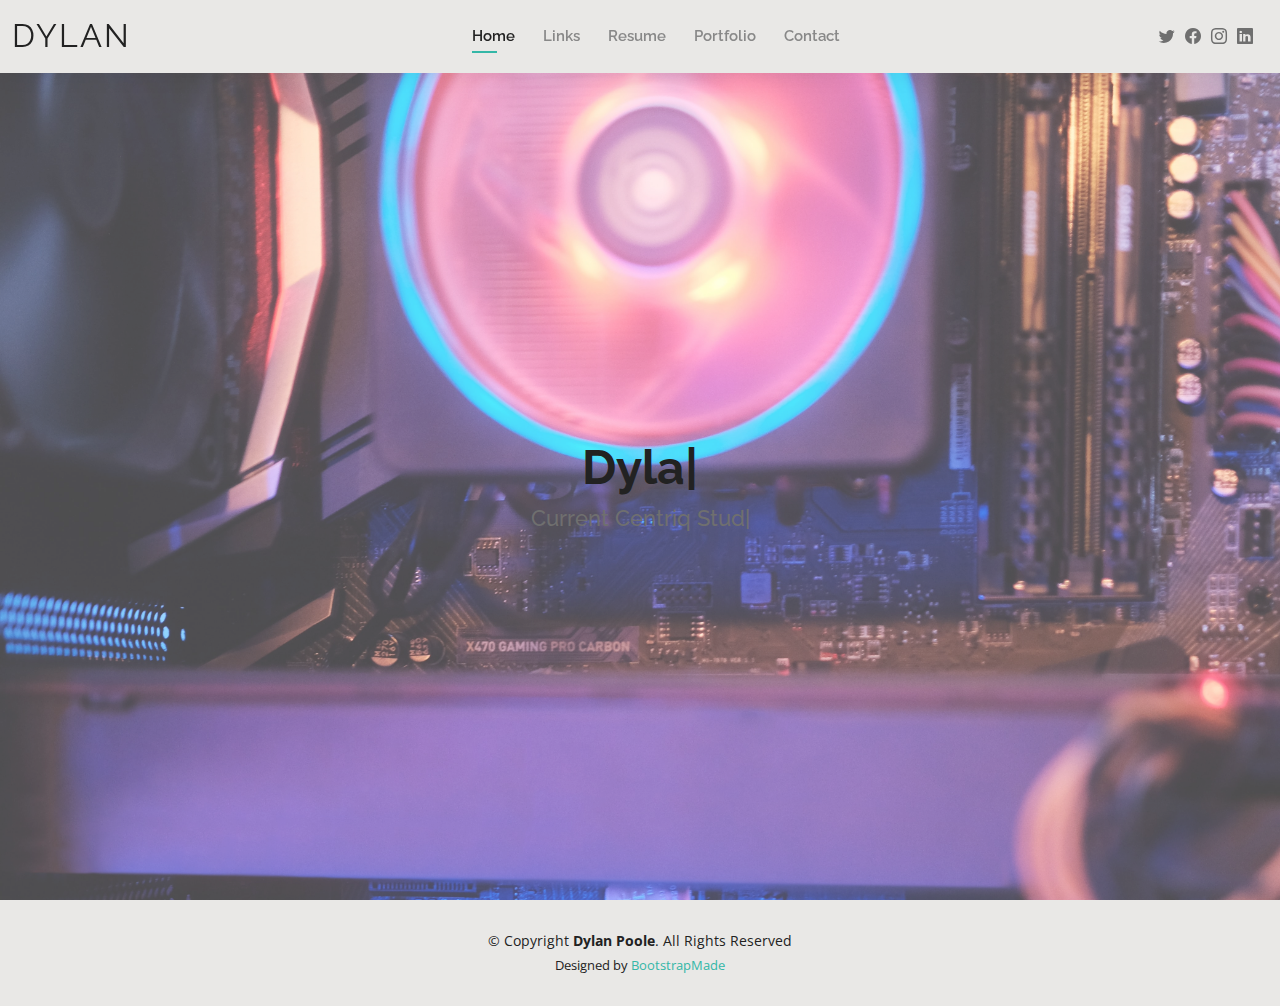
<file: Dylan-Personal-Site/Dylan/index.html>
<!DOCTYPE html>
<html lang="en">

<head>
  <meta charset="utf-8">
  <meta content="width=device-width, initial-scale=1.0" name="viewport">

  <title>Dylan Poole Personal Site - Index</title>
  <meta content="" name="description">
  <meta content="" name="keywords">

  <!-- Favicons -->
  <link href="assets/img/favicon.png" rel="icon">
  <link href="assets/img/apple-touch-icon.png" rel="apple-touch-icon">

  <!-- Google Fonts -->
  <link href="https://fonts.googleapis.com/css?family=Open+Sans:300,300i,400,400i,600,600i,700,700i|Raleway:300,300i,400,400i,500,500i,600,600i,700,700i|Poppins:300,300i,400,400i,500,500i,600,600i,700,700i" rel="stylesheet">

  <!-- Vendor CSS Files -->
  <link href="assets/vendor/aos/aos.css" rel="stylesheet">
  <link href="assets/vendor/bootstrap/css/bootstrap.min.css" rel="stylesheet">
  <link href="assets/vendor/bootstrap-icons/bootstrap-icons.css" rel="stylesheet">
  <link href="assets/vendor/boxicons/css/boxicons.min.css" rel="stylesheet">
  <link href="assets/vendor/glightbox/css/glightbox.min.css" rel="stylesheet">
  <link href="assets/vendor/swiper/swiper-bundle.min.css" rel="stylesheet">

  <!-- Template Main CSS File -->
  <link href="assets/css/style.css" rel="stylesheet">
  

  <!-- =======================================================
  * Template Name: Kelly - v4.8.1
  * Template URL: https://bootstrapmade.com/kelly-free-bootstrap-cv-resume-html-template/
  * Author: BootstrapMade.com
  * License: https://bootstrapmade.com/license/
  ======================================================== -->
</head>

<body>

  <!-- ======= Header ======= -->
  <header id="header" class="fixed-top">
    <div class="container-fluid d-flex justify-content-between align-items-center">

      <h1 class="logo me-auto me-lg-0"><a href="index.html">Dylan</a></h1>
      <!-- Uncomment below if you prefer to use an image logo -->
      <!-- <a href="index.html" class="logo"><img src="assets/img/logo.png" alt="" class="img-fluid"></a>-->

      <nav id="navbar" class="navbar order-last order-lg-0">
        <ul>
          <li><a class="active" href="index.html">Home</a></li>
          <li><a href="links.html">Links</a></li>
          <li><a href="resume.html">Resume</a></li>
          <li><a href="portfolio.html">Portfolio</a></li>
          <li><a href="contact.html">Contact</a></li>
        </ul>
        <i class="bi bi-list mobile-nav-toggle"></i>
      </nav><!-- .navbar -->

      <div class="header-social-links">
        <a href="#" class="twitter"><i class="bi bi-twitter"></i></a>
        <a href="#" class="facebook"><i class="bi bi-facebook"></i></a>
        <a href="#" class="instagram"><i class="bi bi-instagram"></i></a>
        <a href="#" class="linkedin"><i class="bi bi-linkedin"></i></i></a>
      </div>

    </div>

  </header><!-- End Header -->

  <!-- ======= Hero Section ======= -->
  <section id="hero" class="d-flex align-items-center">
    <div class="container d-flex flex-column align-items-center">
      <h1 class="animate-typing" data-animate-loop="false" data-type-speed="200" data-type-delay="200" data-type-speed="50" data-type-remove-delays="500" >Dylan Poole</h1>
        <h2 class="animate-typing" data-animate-loop="false" data-type-speed="35" data-type-delay="200" data-type-speed="50" data-type-remove-delays="500"">Current Centriq Student & Bachelor of Criminal Justice</h2>
    </div>
  </section><!-- End Hero -->

  <!-- ======= Footer ======= -->
  <footer id="footer">
    <div class="container">
      <div class="copyright">
        &copy; Copyright <strong><span>Dylan Poole</span></strong>. All Rights Reserved
      </div>
      <div class="credits">
        <!-- All the links in the footer should remain intact. -->
        <!-- You can delete the links only if you purchased the pro version. -->
        <!-- Licensing information: https://bootstrapmade.com/license/ -->
        <!-- Purchase the pro version with working PHP/AJAX contact form: https://bootstrapmade.com/kelly-free-bootstrap-cv-resume-html-template/ -->
        Designed by <a href="https://bootstrapmade.com/">BootstrapMade</a>
      </div>
    </div>
  </footer><!-- End  Footer -->

  <div id="preloader"></div>
  <a href="#" class="back-to-top d-flex align-items-center justify-content-center"><i class="bi bi-arrow-up-short"></i></a>

  <!-- Vendor JS Files -->
  <script src="assets/vendor/purecounter/purecounter_vanilla.js"></script>
  <script src="assets/vendor/aos/aos.js"></script>
  <script src="assets/vendor/bootstrap/js/bootstrap.bundle.min.js"></script>
  <script src="assets/vendor/glightbox/js/glightbox.min.js"></script>
  <script src="assets/vendor/isotope-layout/isotope.pkgd.min.js"></script>
  <script src="assets/vendor/swiper/swiper-bundle.min.js"></script>
  <script src="assets/vendor/waypoints/noframework.waypoints.js"></script>
  <script src="assets/vendor/php-email-form/validate.js"></script>

  <!-- Template Main JS File -->
  <script src="assets/js/jquery-3.6.0.min.js"></script>
  <script src="assets/js/main.js"></script>
  <script src="assets/js/jquery.animateTyping.js"></script>

</body>

</html>
</file>
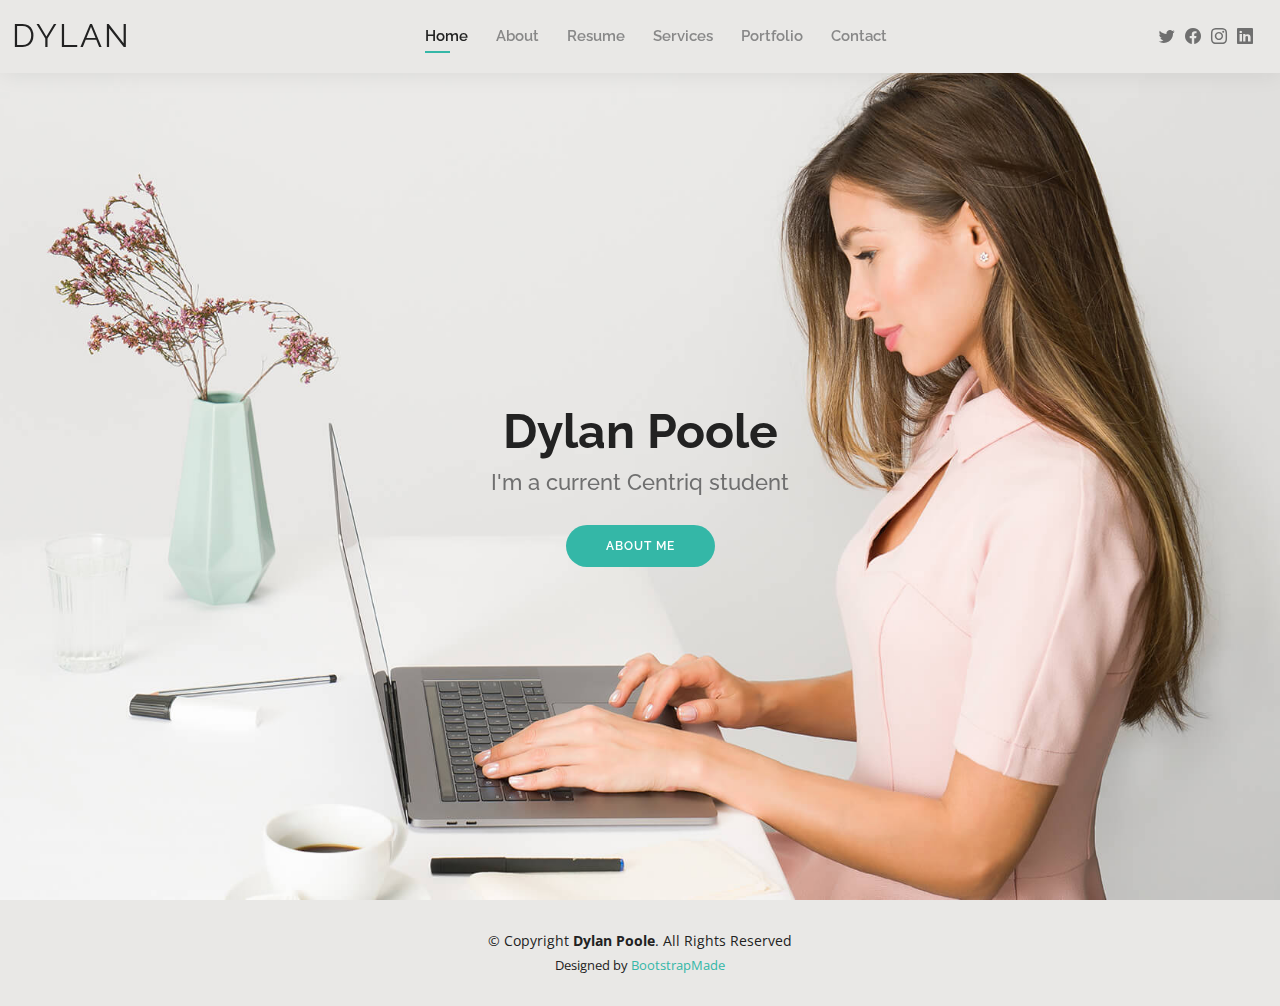
<file: Kelly/Kelly/index.html>
<!DOCTYPE html>
<html lang="en">

<head>
  <meta charset="utf-8">
  <meta content="width=device-width, initial-scale=1.0" name="viewport">

  <title>Dylan Bootstrap Template - Index</title>
  <meta content="" name="description">
  <meta content="" name="keywords">

  <!-- Favicons -->
  <link href="assets/img/favicon.png" rel="icon">
  <link href="assets/img/apple-touch-icon.png" rel="apple-touch-icon">

  <!-- Google Fonts -->
  <link href="https://fonts.googleapis.com/css?family=Open+Sans:300,300i,400,400i,600,600i,700,700i|Raleway:300,300i,400,400i,500,500i,600,600i,700,700i|Poppins:300,300i,400,400i,500,500i,600,600i,700,700i" rel="stylesheet">

  <!-- Vendor CSS Files -->
  <link href="assets/vendor/aos/aos.css" rel="stylesheet">
  <link href="assets/vendor/bootstrap/css/bootstrap.min.css" rel="stylesheet">
  <link href="assets/vendor/bootstrap-icons/bootstrap-icons.css" rel="stylesheet">
  <link href="assets/vendor/boxicons/css/boxicons.min.css" rel="stylesheet">
  <link href="assets/vendor/glightbox/css/glightbox.min.css" rel="stylesheet">
  <link href="assets/vendor/swiper/swiper-bundle.min.css" rel="stylesheet">

  <!-- Template Main CSS File -->
  <link href="assets/css/style.css" rel="stylesheet">

  <!-- =======================================================
  * Template Name: Kelly - v4.8.1
  * Template URL: https://bootstrapmade.com/kelly-free-bootstrap-cv-resume-html-template/
  * Author: BootstrapMade.com
  * License: https://bootstrapmade.com/license/
  ======================================================== -->
</head>

<body>

  <!-- ======= Header ======= -->
  <header id="header" class="fixed-top">
    <div class="container-fluid d-flex justify-content-between align-items-center">

      <h1 class="logo me-auto me-lg-0"><a href="index.html">Dylan</a></h1>
      <!-- Uncomment below if you prefer to use an image logo -->
      <!-- <a href="index.html" class="logo"><img src="assets/img/logo.png" alt="" class="img-fluid"></a>-->

      <nav id="navbar" class="navbar order-last order-lg-0">
        <ul>
          <li><a class="active" href="index.html">Home</a></li>
          <li><a href="about.html">About</a></li>
          <li><a href="resume.html">Resume</a></li>
          <li><a href="services.html">Services</a></li>
          <li><a href="portfolio.html">Portfolio</a></li>
          <li><a href="contact.html">Contact</a></li>
        </ul>
        <i class="bi bi-list mobile-nav-toggle"></i>
      </nav><!-- .navbar -->

      <div class="header-social-links">
        <a href="#" class="twitter"><i class="bi bi-twitter"></i></a>
        <a href="#" class="facebook"><i class="bi bi-facebook"></i></a>
        <a href="#" class="instagram"><i class="bi bi-instagram"></i></a>
        <a href="#" class="linkedin"><i class="bi bi-linkedin"></i></i></a>
      </div>

    </div>

  </header><!-- End Header -->

  <!-- ======= Hero Section ======= -->
  <section id="hero" class="d-flex align-items-center">
    <div class="container d-flex flex-column align-items-center" data-aos="zoom-in" data-aos-delay="100">
      <h1>Dylan Poole</h1>
      <h2>I'm a current Centriq student</h2>
      <a href="about.html" class="btn-about">About Me</a>
    </div>
  </section><!-- End Hero -->

  <!-- ======= Footer ======= -->
  <footer id="footer">
    <div class="container">
      <div class="copyright">
        &copy; Copyright <strong><span>Dylan Poole</span></strong>. All Rights Reserved
      </div>
      <div class="credits">
        <!-- All the links in the footer should remain intact. -->
        <!-- You can delete the links only if you purchased the pro version. -->
        <!-- Licensing information: https://bootstrapmade.com/license/ -->
        <!-- Purchase the pro version with working PHP/AJAX contact form: https://bootstrapmade.com/kelly-free-bootstrap-cv-resume-html-template/ -->
        Designed by <a href="https://bootstrapmade.com/">BootstrapMade</a>
      </div>
    </div>
  </footer><!-- End  Footer -->

  <div id="preloader"></div>
  <a href="#" class="back-to-top d-flex align-items-center justify-content-center"><i class="bi bi-arrow-up-short"></i></a>

  <!-- Vendor JS Files -->
  <script src="assets/vendor/purecounter/purecounter_vanilla.js"></script>
  <script src="assets/vendor/aos/aos.js"></script>
  <script src="assets/vendor/bootstrap/js/bootstrap.bundle.min.js"></script>
  <script src="assets/vendor/glightbox/js/glightbox.min.js"></script>
  <script src="assets/vendor/isotope-layout/isotope.pkgd.min.js"></script>
  <script src="assets/vendor/swiper/swiper-bundle.min.js"></script>
  <script src="assets/vendor/waypoints/noframework.waypoints.js"></script>
  <script src="assets/vendor/php-email-form/validate.js"></script>

  <!-- Template Main JS File -->
  <script src="assets/js/main.js"></script>

</body>

</html>
</file>
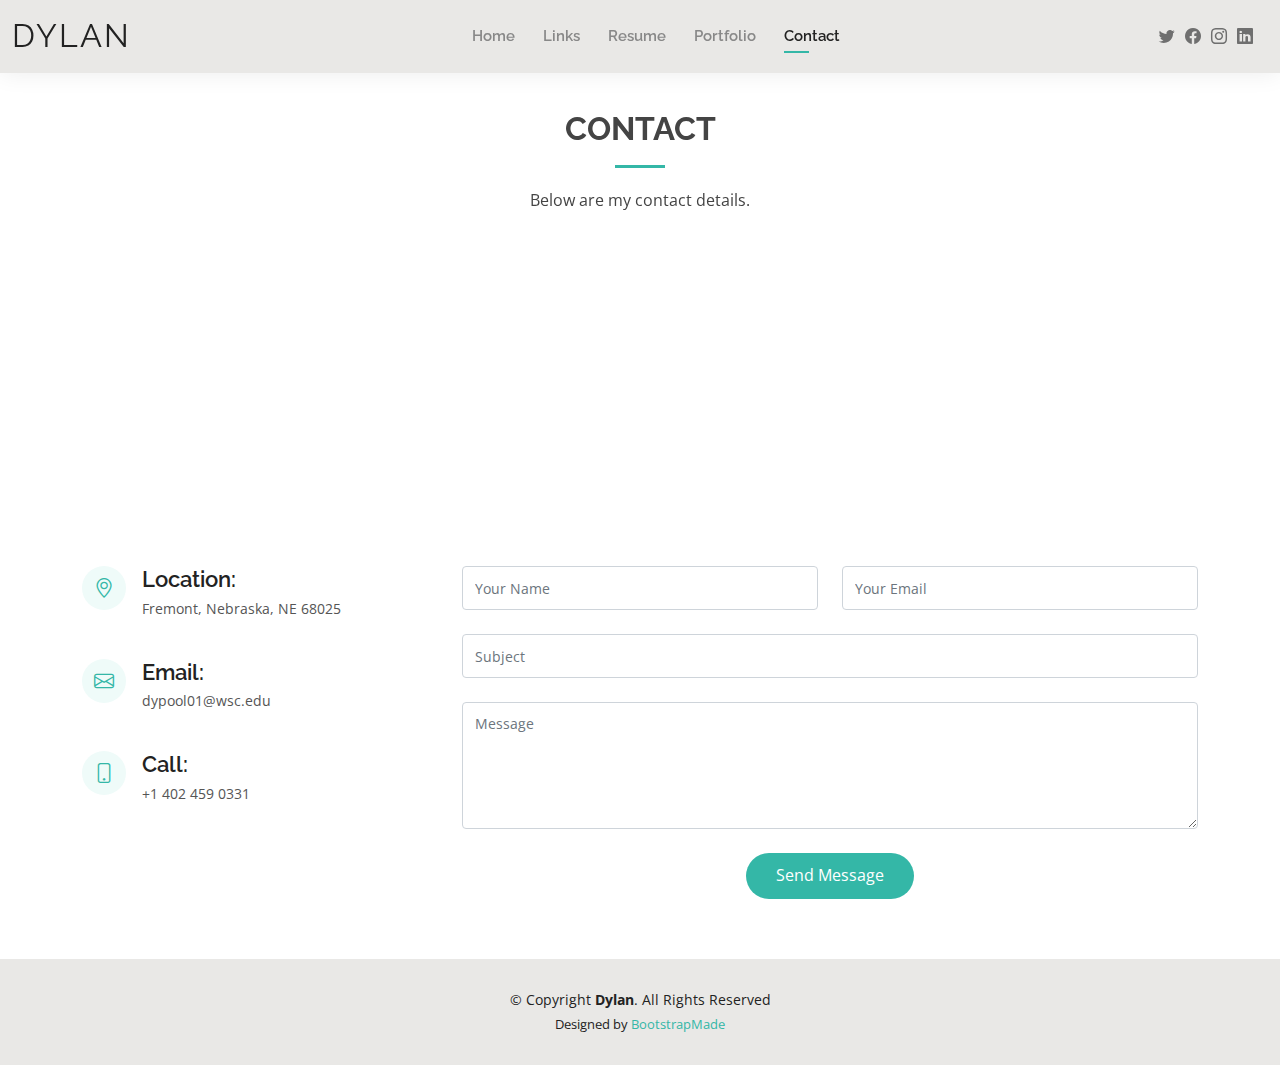
<file: Dylan-Personal-Site/Dylan/contact.html>
<!DOCTYPE html>
<html lang="en">

<head>
  <meta charset="utf-8">
  <meta content="width=device-width, initial-scale=1.0" name="viewport">

  <title>Contact - Dylan Poole</title>
  <meta content="" name="description">
  <meta content="" name="keywords">

  <!-- Favicons -->
  <link href="assets/img/favicon.png" rel="icon">
  <link href="assets/img/apple-touch-icon.png" rel="apple-touch-icon">

  <!-- Google Fonts -->
  <link href="https://fonts.googleapis.com/css?family=Open+Sans:300,300i,400,400i,600,600i,700,700i|Raleway:300,300i,400,400i,500,500i,600,600i,700,700i|Poppins:300,300i,400,400i,500,500i,600,600i,700,700i" rel="stylesheet">

  <!-- Vendor CSS Files -->
  <link href="assets/vendor/aos/aos.css" rel="stylesheet">
  <link href="assets/vendor/bootstrap/css/bootstrap.min.css" rel="stylesheet">
  <link href="assets/vendor/bootstrap-icons/bootstrap-icons.css" rel="stylesheet">
  <link href="assets/vendor/boxicons/css/boxicons.min.css" rel="stylesheet">
  <link href="assets/vendor/glightbox/css/glightbox.min.css" rel="stylesheet">
  <link href="assets/vendor/swiper/swiper-bundle.min.css" rel="stylesheet">

  <!-- Template Main CSS File -->
  <link href="assets/css/style.css" rel="stylesheet">

  <!-- =======================================================
  * Template Name: Kelly - v4.8.1
  * Template URL: https://bootstrapmade.com/kelly-free-bootstrap-cv-resume-html-template/
  * Author: BootstrapMade.com
  * License: https://bootstrapmade.com/license/
  ======================================================== -->
</head>

<body>

  <!-- ======= Header ======= -->
  <header id="header" class="fixed-top">
    <div class="container-fluid d-flex justify-content-between align-items-center">

      <h1 class="logo me-auto me-lg-0"><a href="index.html">Dylan</a></h1>
      <!-- Uncomment below if you prefer to use an image logo -->
      <!-- <a href="index.html" class="logo"><img src="assets/img/logo.png" alt="" class="img-fluid"></a>-->

      <nav id="navbar" class="navbar order-last order-lg-0">
        <ul>
          <li><a href="index.html">Home</a></li>
          <li><a href="about.html">Links</a></li>
          <li><a href="resume.html">Resume</a></li>
          
          <li><a href="portfolio.html">Portfolio</a></li>
          <li><a class="active" href="contact.html">Contact</a></li>
        </ul>
        <i class="bi bi-list mobile-nav-toggle"></i>
      </nav><!-- .navbar -->

      <div class="header-social-links">
        <a href="#" class="twitter"><i class="bi bi-twitter"></i></a>
        <a href="#" class="facebook"><i class="bi bi-facebook"></i></a>
        <a href="#" class="instagram"><i class="bi bi-instagram"></i></a>
        <a href="#" class="linkedin"><i class="bi bi-linkedin"></i></i></a>
      </div>

    </div>

  </header><!-- End Header -->

  <main id="main">

    <!-- ======= Contact Section ======= -->
    <section id="contact" class="contact">
      <div class="container" data-aos="fade-up">

        <div class="section-title">
          <h2>Contact</h2>
          <p>Below are my contact details.</p>
        </div>

        <div>
          <iframe style="border:0; width: 100%; height: 270px;" src="https://www.google.com/maps/embed?pb=!1m18!1m12!1m3!1d47855.3468199198!2d-96.4927415!3d41.44010745!2m3!1f0!2f0!3f0!3m2!1i1024!2i768!4f13.1!3m3!1m2!1s0x879160c17f899807%3A0x3603ff1ceabe03ad!2sFremont%2C%20NE%2068025!5e0!3m2!1sen!2sus!4v1660333377962!5m2!1sen!2sus" width="600" height="450" style="border:0;" allowfullscreen="" loading="lazy" referrerpolicy="no-referrer-when-downgrade" frameborder="0" allowfullscreen></iframe>
        </div>
       
        <div class="row mt-5">

          <div class="col-lg-4">
            <div class="info">
              <div class="address">
                <i class="bi bi-geo-alt"></i>
                <h4>Location:</h4>
                <p>Fremont, Nebraska, NE 68025</p>
              </div>

              <div class="email">
                <i class="bi bi-envelope"></i>
                <h4>Email:</h4>
                <p>dypool01@wsc.edu</p>
              </div>

              <div class="phone">
                <i class="bi bi-phone"></i>
                <h4>Call:</h4>
                <p>+1 402 459 0331</p>
              </div>

            </div>

          </div>

          <div class="col-lg-8 mt-5 mt-lg-0">

            <form action="forms/contact.php" method="post" role="form" class="php-email-form">
              <div class="row">
                <div class="col-md-6 form-group">
                  <input type="text" name="name" class="form-control" id="name" placeholder="Your Name" required>
                </div>
                <div class="col-md-6 form-group mt-3 mt-md-0">
                  <input type="email" class="form-control" name="email" id="email" placeholder="Your Email" required>
                </div>
              </div>
              <div class="form-group mt-3">
                <input type="text" class="form-control" name="subject" id="subject" placeholder="Subject" required>
              </div>
              <div class="form-group mt-3">
                <textarea class="form-control" name="message" rows="5" placeholder="Message" required></textarea>
              </div>
              <div class="my-3">
                <div class="loading">Loading</div>
                <div class="error-message"></div>
                <div class="sent-message">Your message has been sent. Thank you!</div>
              </div>
              <div class="text-center"><button type="submit">Send Message</button></div>
            </form>

          </div>

        </div>

      </div>
    </section><!-- End Contact Section -->

  </main><!-- End #main -->

  <!-- ======= Footer ======= -->
  <footer id="footer">
    <div class="container">
      <div class="copyright">
        &copy; Copyright <strong><span>Dylan</span></strong>. All Rights Reserved
      </div>
      <div class="credits">
        <!-- All the links in the footer should remain intact. -->
        <!-- You can delete the links only if you purchased the pro version. -->
        <!-- Licensing information: https://bootstrapmade.com/license/ -->
        <!-- Purchase the pro version with working PHP/AJAX contact form: https://bootstrapmade.com/kelly-free-bootstrap-cv-resume-html-template/ -->
        Designed by <a href="https://bootstrapmade.com/">BootstrapMade</a>
      </div>
    </div>
  </footer><!-- End  Footer -->

  <div id="preloader"></div>
  <a href="#" class="back-to-top d-flex align-items-center justify-content-center"><i class="bi bi-arrow-up-short"></i></a>

  <!-- Vendor JS Files -->
  <script src="assets/vendor/purecounter/purecounter_vanilla.js"></script>
  <script src="assets/vendor/aos/aos.js"></script>
  <script src="assets/vendor/bootstrap/js/bootstrap.bundle.min.js"></script>
  <script src="assets/vendor/glightbox/js/glightbox.min.js"></script>
  <script src="assets/vendor/isotope-layout/isotope.pkgd.min.js"></script>
  <script src="assets/vendor/swiper/swiper-bundle.min.js"></script>
  <script src="assets/vendor/waypoints/noframework.waypoints.js"></script>
  <script src="assets/vendor/php-email-form/validate.js"></script>

  <!-- Template Main JS File -->
  <script src="assets/js/main.js"></script>

</body>

</html>
</file>
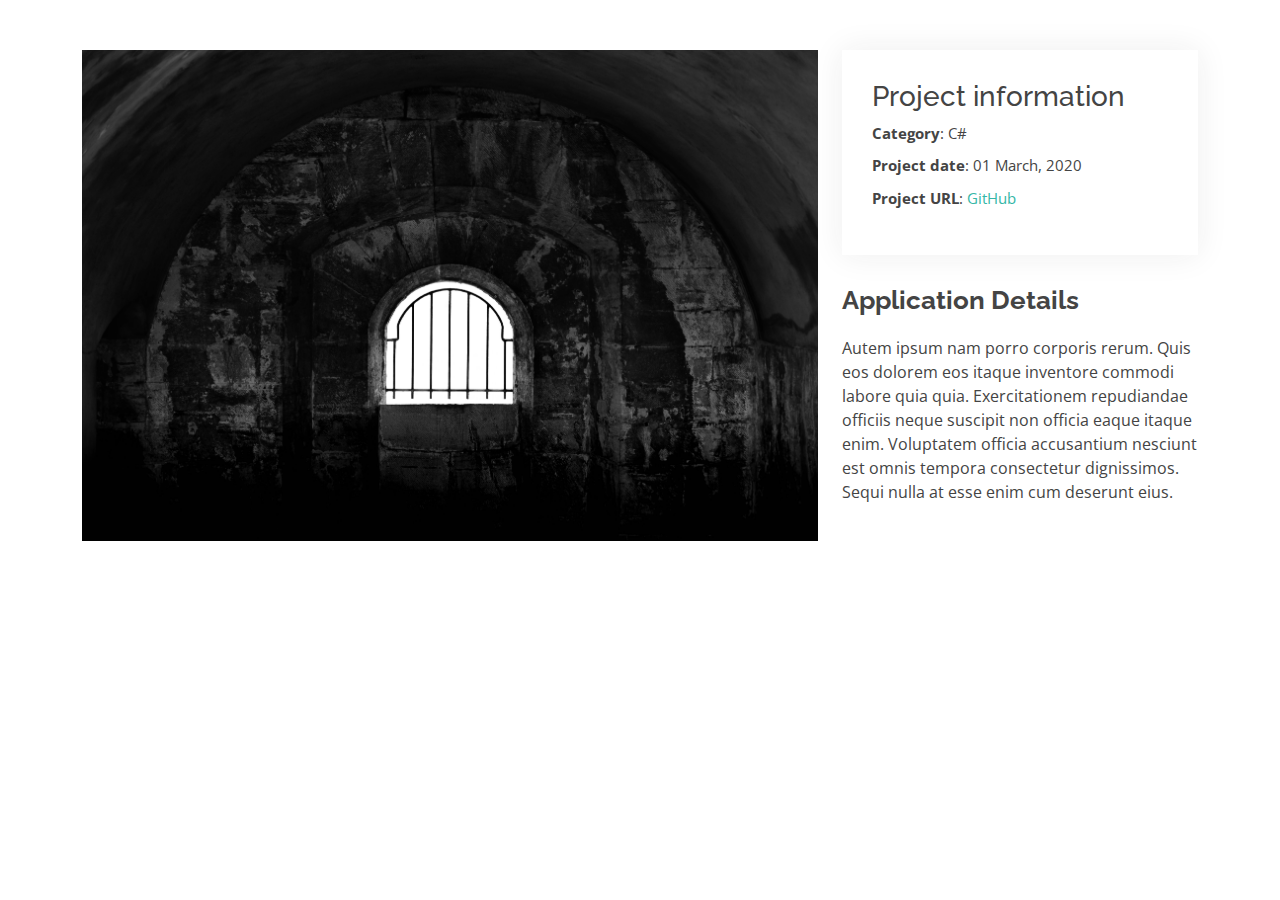
<file: Dylan-Personal-Site/Dylan/dungeon-details.html>
<!DOCTYPE html>
<html lang="en">

<head>
  <meta charset="utf-8">
  <meta content="width=device-width, initial-scale=1.0" name="viewport">

  <title>Portfolio Details - Dylan Poole</title>
  <meta content="" name="description">
  <meta content="" name="keywords">

  <!-- Favicons -->
  <link href="assets/img/favicon.png" rel="icon">
  <link href="assets/img/apple-touch-icon.png" rel="apple-touch-icon">

  <!-- Google Fonts -->
  <link href="https://fonts.googleapis.com/css?family=Open+Sans:300,300i,400,400i,600,600i,700,700i|Raleway:300,300i,400,400i,500,500i,600,600i,700,700i|Poppins:300,300i,400,400i,500,500i,600,600i,700,700i" rel="stylesheet">

  <!-- Vendor CSS Files -->
  <link href="assets/vendor/aos/aos.css" rel="stylesheet">
  <link href="assets/vendor/bootstrap/css/bootstrap.min.css" rel="stylesheet">
  <link href="assets/vendor/bootstrap-icons/bootstrap-icons.css" rel="stylesheet">
  <link href="assets/vendor/boxicons/css/boxicons.min.css" rel="stylesheet">
  <link href="assets/vendor/glightbox/css/glightbox.min.css" rel="stylesheet">
  <link href="assets/vendor/swiper/swiper-bundle.min.css" rel="stylesheet">

  <!-- Template Main CSS File -->
  <link href="assets/css/style.css" rel="stylesheet">

  <!-- =======================================================
  * Template Name: Kelly - v4.8.1
  * Template URL: https://bootstrapmade.com/kelly-free-bootstrap-cv-resume-html-template/
  * Author: BootstrapMade.com
  * License: https://bootstrapmade.com/license/
  ======================================================== -->
</head>

<body>

  <main id="main">

    <!-- ======= Portfolio Details Section ======= -->
    <section id="dungeon-details" class="dungeon-details">

      <!-- Dungeon Application -->

      <div class="container">

        <div class="row gy-4">

          <div class="col-lg-8">
            <div class="dungeon-details-slider swiper">
              <div class="swiper-wrapper align-items-center">

                <div class="swiper-slide">
                  <img src="assets/img/UnsplashPics/Dungeon.jpg" alt="">
                </div>

              </div>
              <div class="swiper-pagination"></div>
            </div>
          </div>

          <div class="col-lg-4">
            <div class="dungeon-info">
              <h3>Project information</h3>
              <ul>
                <li><strong>Category</strong>: C#</li>
                
                <li><strong>Project date</strong>: 01 March, 2020</li>
                <li><strong>Project URL</strong>: <a href="https://github.com/dypool01/Dungeon-Application.git">GitHub</a></li>
              </ul>
            </div>
            <div class="dungeon-description">
              <h2>Application Details</h2>
              <p>
                Autem ipsum nam porro corporis rerum. Quis eos dolorem eos itaque inventore commodi labore quia quia. Exercitationem repudiandae officiis neque suscipit non officia eaque itaque enim. Voluptatem officia accusantium nesciunt est omnis tempora consectetur dignissimos. Sequi nulla at esse enim cum deserunt eius.
              </p>
            </div>
          </div>

        </div>

      </div>

      
    </section><!-- End Dungeon Details Section -->

  </main><!-- End #main -->

  <div id="preloader"></div>
  <a href="#" class="back-to-top d-flex align-items-center justify-content-center"><i class="bi bi-arrow-up-short"></i></a>

  <!-- Vendor JS Files -->
  <script src="assets/vendor/purecounter/purecounter_vanilla.js"></script>
  <script src="assets/vendor/aos/aos.js"></script>
  <script src="assets/vendor/bootstrap/js/bootstrap.bundle.min.js"></script>
  <script src="assets/vendor/glightbox/js/glightbox.min.js"></script>
  <script src="assets/vendor/isotope-layout/isotope.pkgd.min.js"></script>
  <script src="assets/vendor/swiper/swiper-bundle.min.js"></script>
  <script src="assets/vendor/waypoints/noframework.waypoints.js"></script>
  <script src="assets/vendor/php-email-form/validate.js"></script>

  <!-- Template Main JS File -->
  <script src="assets/js/main.js"></script>

</body>
<!-- just adding to make a push -->
</html>
</file>
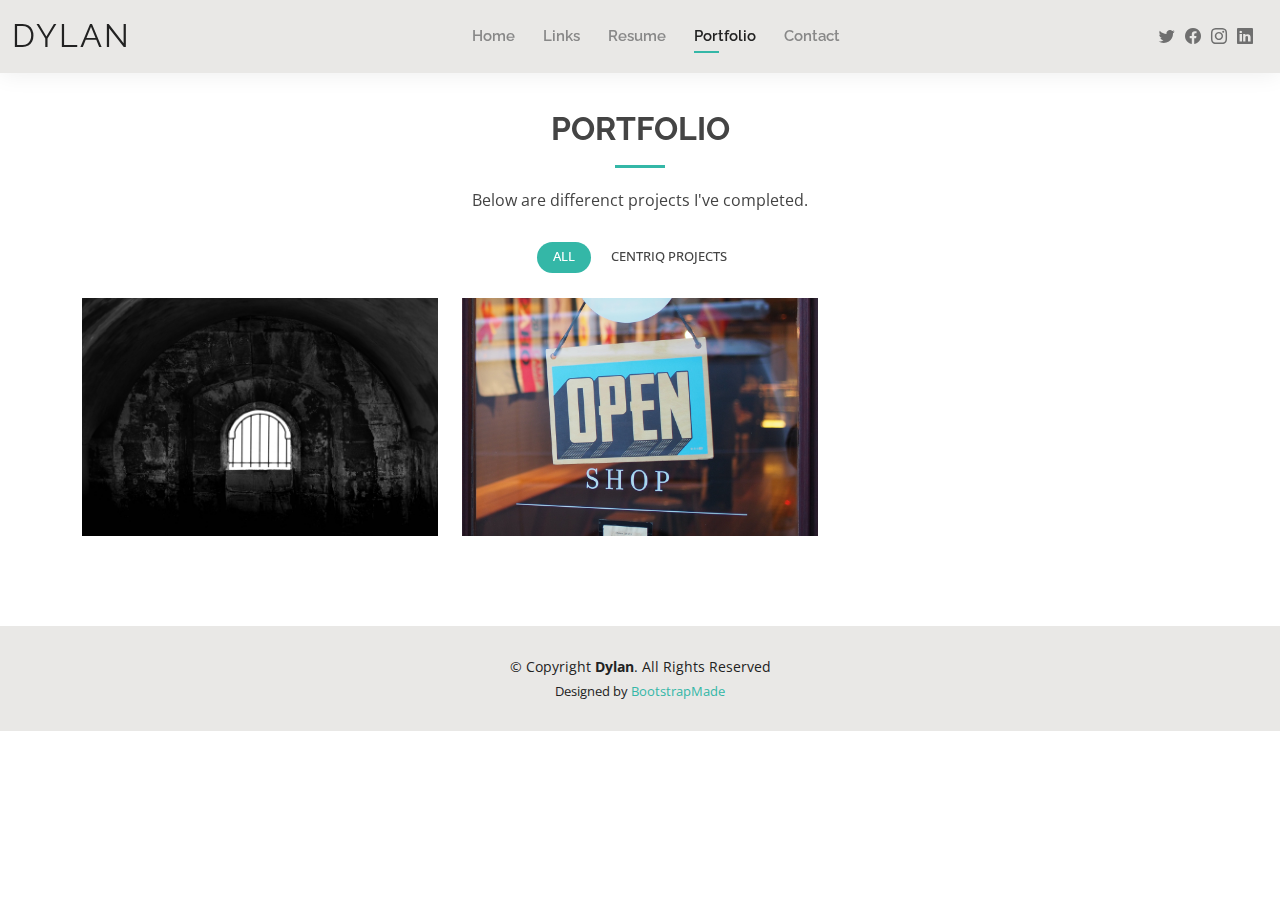
<file: Dylan-Personal-Site/Dylan/portfolio.html>
<!DOCTYPE html>
<html lang="en">

<head>
  <meta charset="utf-8">
  <meta content="width=device-width, initial-scale=1.0" name="viewport">

  <title>Portfolio - Dylan Poole</title>
  <meta content="" name="description">
  <meta content="" name="keywords">

  <!-- Favicons -->
  <link href="assets/img/favicon.png" rel="icon">
  <link href="assets/img/apple-touch-icon.png" rel="apple-touch-icon">

  <!-- Google Fonts -->
  <link href="https://fonts.googleapis.com/css?family=Open+Sans:300,300i,400,400i,600,600i,700,700i|Raleway:300,300i,400,400i,500,500i,600,600i,700,700i|Poppins:300,300i,400,400i,500,500i,600,600i,700,700i" rel="stylesheet">

  <!-- Vendor CSS Files -->
  <link href="assets/vendor/aos/aos.css" rel="stylesheet">
  <link href="assets/vendor/bootstrap/css/bootstrap.min.css" rel="stylesheet">
  <link href="assets/vendor/bootstrap-icons/bootstrap-icons.css" rel="stylesheet">
  <link href="assets/vendor/boxicons/css/boxicons.min.css" rel="stylesheet">
  <link href="assets/vendor/glightbox/css/glightbox.min.css" rel="stylesheet">
  <link href="assets/vendor/swiper/swiper-bundle.min.css" rel="stylesheet">

  <!-- Template Main CSS File -->
  <link href="assets/css/style.css" rel="stylesheet">

  <!-- =======================================================
  * Template Name: Kelly - v4.8.1
  * Template URL: https://bootstrapmade.com/kelly-free-bootstrap-cv-resume-html-template/
  * Author: BootstrapMade.com
  * License: https://bootstrapmade.com/license/
  ======================================================== -->
</head>

<body>

  <!-- ======= Header ======= -->
  <header id="header" class="fixed-top">
    <div class="container-fluid d-flex justify-content-between align-items-center">

      <h1 class="logo me-auto me-lg-0"><a href="index.html">Dylan</a></h1>
      <!-- Uncomment below if you prefer to use an image logo -->
      <!-- <a href="index.html" class="logo"><img src="assets/img/logo.png" alt="" class="img-fluid"></a>-->

      <nav id="navbar" class="navbar order-last order-lg-0">
        <ul>
          <li><a href="index.html">Home</a></li>
          <li><a href="links.html">Links</a></li>
          <li><a href="resume.html">Resume</a></li>
          <li><a class="active" href="portfolio.html">Portfolio</a></li>
          <li><a href="contact.html">Contact</a></li>
        </ul>
        <i class="bi bi-list mobile-nav-toggle"></i>
      </nav><!-- .navbar -->

      <div class="header-social-links">
        <a href="#" class="twitter"><i class="bi bi-twitter"></i></a>
        <a href="#" class="facebook"><i class="bi bi-facebook"></i></a>
        <a href="#" class="instagram"><i class="bi bi-instagram"></i></a>
        <a href="#" class="linkedin"><i class="bi bi-linkedin"></i></i></a>
      </div>

    </div>

  </header><!-- End Header -->

  <main id="main">

    <!-- ======= Portfolio Section ======= -->
    <section id="portfolio" class="portfolio">
      <div class="container" data-aos="fade-up">

        <div class="section-title">
          <h2>Portfolio</h2>
          <p>Below are differenct projects I've completed.</p>
        </div>

        <div class="row" data-aos="fade-up" data-aos-delay="100">
          <div class="col-lg-12 d-flex justify-content-center">
            <ul id="portfolio-flters">
              <li data-filter="*" class="filter-active">All</li>
              <li data-filter=".filter-app">Centriq Projects</li>
              <!-- <li data-filter=".filter-card">Card</li>
              <li data-filter=".filter-web">Web</li> -->
            </ul>
          </div>
        </div>

        <div class="row portfolio-container" data-aos="fade-up" data-aos-delay="200">

          <div class="col-lg-4 col-md-6 portfolio-item filter-app">
            <div class="portfolio-wrap">
              <img src="assets/img/UnsplashPics/Dungeon.jpg" class="img-fluid" alt="Dungeon Application">
              <div class="portfolio-info">
                <h4>Dungeon Application</h4>
                <p>App</p>
                <div class="portfolio-links">
                  <a href="assets/img/UnsplashPics/Dungeon.jpg" data-gallery="portfolioGallery" class="portfolio-lightbox" title="App 1"><i class="bx bx-plus"></i></a>
                  <a href="dungeon-details.html" class="portfolio-details-lightbox" data-glightbox="type: external" title="Dungeon Details"><i class="bx bx-link"></i></a>
                </div>
              </div>
            </div>
          </div>

          <div class="col-lg-4 col-md-6 portfolio-item filter-app">
            <div class="portfolio-wrap">
              <img src="assets/img/UnsplashPics/mike-petrucci-c9FQyqIECds-unsplash.jpg" class="img-fluid" alt="Storefront">
              <div class="portfolio-info">
                <h4>StoreFront</h4>
                <p>App</p>
                <div class="portfolio-links">
                  <a href="assets/img/UnsplashPics/mike-petrucci-c9FQyqIECds-unsplash.jpg" data-gallery="portfolioGallery" class="portfolio-lightbox" title="App 1"><i class="bx bx-plus"></i></a>
                  <a href="storefront-details.html" class="portfolio-details-lightbox" data-glightbox="type: external" title="StoreFront Details"><i class="bx bx-link"></i></a>
                </div>
              </div>
            </div>
          </div>

          <!-- <div class="col-lg-4 col-md-6 portfolio-item filter-web">
            <div class="portfolio-wrap">
              <img src="assets/img/portfolio/portfolio-2.jpg" class="img-fluid" alt="">
              <div class="portfolio-info">
                <h4>Web 3</h4>
                <p>Web</p>
                <div class="portfolio-links">
                  <a href="assets/img/portfolio/portfolio-2.jpg" data-gallery="portfolioGallery" class="portfolio-lightbox" title="Web 3"><i class="bx bx-plus"></i></a>
                  <a href="portfolio-details.html" class="portfolio-details-lightbox" data-glightbox="type: external" title="Portfolio Details"><i class="bx bx-link"></i></a>
                </div>
              </div>
            </div>
          </div>

          <div class="col-lg-4 col-md-6 portfolio-item filter-app">
            <div class="portfolio-wrap">
              <img src="assets/img/portfolio/portfolio-3.jpg" class="img-fluid" alt="">
              <div class="portfolio-info">
                <h4>App 2</h4>
                <p>App</p>
                <div class="portfolio-links">
                  <a href="assets/img/portfolio/portfolio-3.jpg" data-gallery="portfolioGallery" class="portfolio-lightbox" title="App 2"><i class="bx bx-plus"></i></a>
                  <a href="portfolio-details.html" class="portfolio-details-lightbox" data-glightbox="type: external" title="Portfolio Details"><i class="bx bx-link"></i></a>
                </div>
              </div>
            </div>
          </div>

          <div class="col-lg-4 col-md-6 portfolio-item filter-card">
            <div class="portfolio-wrap">
              <img src="assets/img/portfolio/portfolio-4.jpg" class="img-fluid" alt="">
              <div class="portfolio-info">
                <h4>Card 2</h4>
                <p>Card</p>
                <div class="portfolio-links">
                  <a href="assets/img/portfolio/portfolio-4.jpg" data-gallery="portfolioGallery" class="portfolio-lightbox" title="Card 2"><i class="bx bx-plus"></i></a>
                  <a href="portfolio-details.html" class="portfolio-details-lightbox" data-glightbox="type: external" title="Portfolio Details"><i class="bx bx-link"></i></a>
                </div>
              </div>
            </div>
          </div>

          <div class="col-lg-4 col-md-6 portfolio-item filter-web">
            <div class="portfolio-wrap">
              <img src="assets/img/portfolio/portfolio-5.jpg" class="img-fluid" alt="">
              <div class="portfolio-info">
                <h4>Web 2</h4>
                <p>Web</p>
                <div class="portfolio-links">
                  <a href="assets/img/portfolio/portfolio-5.jpg" data-gallery="portfolioGallery" class="portfolio-lightbox" title="Web 2"><i class="bx bx-plus"></i></a>
                  <a href="portfolio-details.html" class="portfolio-details-lightbox" data-glightbox="type: external" title="Portfolio Details"><i class="bx bx-link"></i></a>
                </div>
              </div>
            </div>
          </div>

          <div class="col-lg-4 col-md-6 portfolio-item filter-app">
            <div class="portfolio-wrap">
              <img src="assets/img/portfolio/portfolio-6.jpg" class="img-fluid" alt="">
              <div class="portfolio-info">
                <h4>App 3</h4>
                <p>App</p>
                <div class="portfolio-links">
                  <a href="assets/img/portfolio/portfolio-6.jpg" data-gallery="portfolioGallery" class="portfolio-lightbox" title="App 3"><i class="bx bx-plus"></i></a>
                  <a href="portfolio-details.html" class="portfolio-details-lightbox" data-glightbox="type: external" title="Portfolio Details"><i class="bx bx-link"></i></a>
                </div>
              </div>
            </div>
          </div>

          <div class="col-lg-4 col-md-6 portfolio-item filter-card">
            <div class="portfolio-wrap">
              <img src="assets/img/portfolio/portfolio-7.jpg" class="img-fluid" alt="">
              <div class="portfolio-info">
                <h4>Card 1</h4>
                <p>Card</p>
                <div class="portfolio-links">
                  <a href="assets/img/portfolio/portfolio-7.jpg" data-gallery="portfolioGallery" class="portfolio-lightbox" title="Card 1"><i class="bx bx-plus"></i></a>
                  <a href="portfolio-details.html" class="portfolio-details-lightbox" data-glightbox="type: external" title="Portfolio Details"><i class="bx bx-link"></i></a>
                </div>
              </div>
            </div>
          </div>

          <div class="col-lg-4 col-md-6 portfolio-item filter-card">
            <div class="portfolio-wrap">
              <img src="assets/img/portfolio/portfolio-8.jpg" class="img-fluid" alt="">
              <div class="portfolio-info">
                <h4>Card 3</h4>
                <p>Card</p>
                <div class="portfolio-links">
                  <a href="assets/img/portfolio/portfolio-8.jpg" data-gallery="portfolioGallery" class="portfolio-lightbox" title="Card 3"><i class="bx bx-plus"></i></a>
                  <a href="portfolio-details.html" class="portfolio-details-lightbox" data-glightbox="type: external" title="Portfolio Details"><i class="bx bx-link"></i></a>
                </div>
              </div>
            </div>
          </div>

          <div class="col-lg-4 col-md-6 portfolio-item filter-web">
            <div class="portfolio-wrap">
              <img src="assets/img/portfolio/portfolio-9.jpg" class="img-fluid" alt="">
              <div class="portfolio-info">
                <h4>Web 3</h4>
                <p>Web</p>
                <div class="portfolio-links">
                  <a href="assets/img/portfolio/portfolio-9.jpg" data-gallery="portfolioGallery" class="portfolio-lightbox" title="Web 3"><i class="bx bx-plus"></i></a>
                  <a href="portfolio-details.html" class="portfolio-details-lightbox" data-glightbox="type: external" title="Portfolio Details"><i class="bx bx-link"></i></a>
                </div>
              </div>
            </div>
          </div> -->

        </div>

      </div>
    </section><!-- End Portfolio Section -->

  </main><!-- End #main -->

  <!-- ======= Footer ======= -->
  <footer id="footer">
    <div class="container">
      <div class="copyright">
        &copy; Copyright <strong><span>Dylan</span></strong>. All Rights Reserved
      </div>
      <div class="credits">
        <!-- All the links in the footer should remain intact. -->
        <!-- You can delete the links only if you purchased the pro version. -->
        <!-- Licensing information: https://bootstrapmade.com/license/ -->
        <!-- Purchase the pro version with working PHP/AJAX contact form: https://bootstrapmade.com/kelly-free-bootstrap-cv-resume-html-template/ -->
        Designed by <a href="https://bootstrapmade.com/">BootstrapMade</a>
      </div>
    </div>
  </footer><!-- End  Footer -->

  <div id="preloader"></div>
  <a href="#" class="back-to-top d-flex align-items-center justify-content-center"><i class="bi bi-arrow-up-short"></i></a>

  <!-- Vendor JS Files -->
  <script src="assets/vendor/purecounter/purecounter_vanilla.js"></script>
  <script src="assets/vendor/aos/aos.js"></script>
  <script src="assets/vendor/bootstrap/js/bootstrap.bundle.min.js"></script>
  <script src="assets/vendor/glightbox/js/glightbox.min.js"></script>
  <script src="assets/vendor/isotope-layout/isotope.pkgd.min.js"></script>
  <script src="assets/vendor/swiper/swiper-bundle.min.js"></script>
  <script src="assets/vendor/waypoints/noframework.waypoints.js"></script>
  <script src="assets/vendor/php-email-form/validate.js"></script>

  <!-- Template Main JS File -->
  <script src="assets/js/main.js"></script>

</body>

</html>
</file>
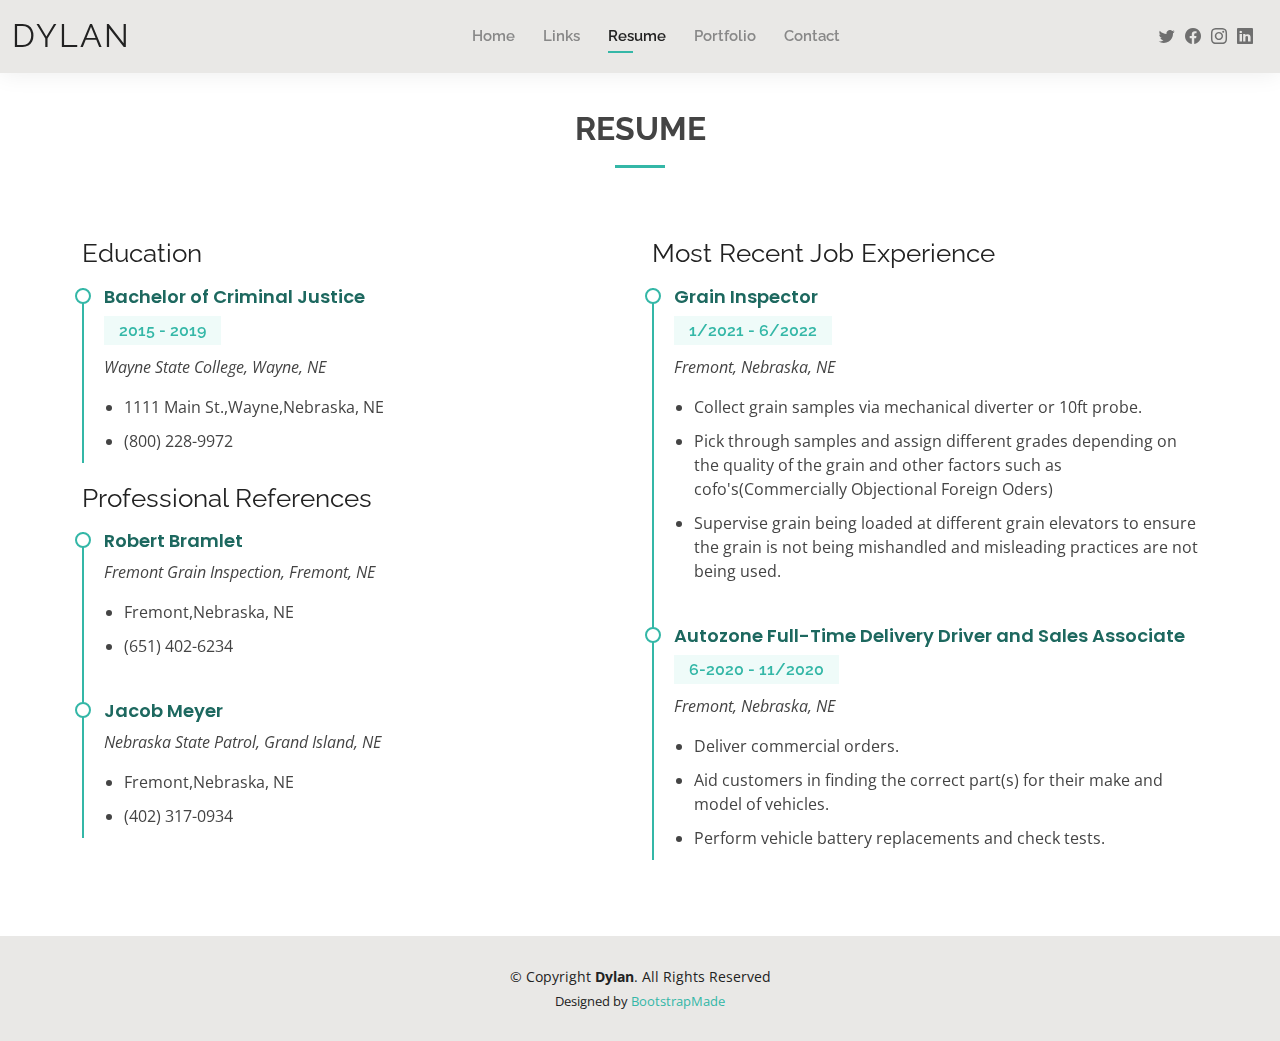
<file: Dylan-Personal-Site/Dylan/resume.html>
<!DOCTYPE html>
<html lang="en">

<head>
  <meta charset="utf-8">
  <meta content="width=device-width, initial-scale=1.0" name="viewport">

  <title>Resume - Dylan Poole</title>
  <meta content="" name="description">
  <meta content="" name="keywords">

  <!-- Favicons -->
  <link href="assets/img/favicon.png" rel="icon">
  <link href="assets/img/apple-touch-icon.png" rel="apple-touch-icon">

  <!-- Google Fonts -->
  <link href="https://fonts.googleapis.com/css?family=Open+Sans:300,300i,400,400i,600,600i,700,700i|Raleway:300,300i,400,400i,500,500i,600,600i,700,700i|Poppins:300,300i,400,400i,500,500i,600,600i,700,700i" rel="stylesheet">

  <!-- Vendor CSS Files -->
  <link href="assets/vendor/aos/aos.css" rel="stylesheet">
  <link href="assets/vendor/bootstrap/css/bootstrap.min.css" rel="stylesheet">
  <link href="assets/vendor/bootstrap-icons/bootstrap-icons.css" rel="stylesheet">
  <link href="assets/vendor/boxicons/css/boxicons.min.css" rel="stylesheet">
  <link href="assets/vendor/glightbox/css/glightbox.min.css" rel="stylesheet">
  <link href="assets/vendor/swiper/swiper-bundle.min.css" rel="stylesheet">

  <!-- Template Main CSS File -->
  <link href="assets/css/style.css" rel="stylesheet">

  <!-- =======================================================
  * Template Name: Kelly - v4.8.1
  * Template URL: https://bootstrapmade.com/kelly-free-bootstrap-cv-resume-html-template/
  * Author: BootstrapMade.com
  * License: https://bootstrapmade.com/license/
  ======================================================== -->
</head>

<body>

  <!-- ======= Header ======= -->
  <header id="header" class="fixed-top">
    <div class="container-fluid d-flex justify-content-between align-items-center">

      <h1 class="logo me-auto me-lg-0"><a href="index.html">Dylan</a></h1>
      <!-- Uncomment below if you prefer to use an image logo -->
      <!-- <a href="index.html" class="logo"><img src="assets/img/logo.png" alt="" class="img-fluid"></a>-->

      <nav id="navbar" class="navbar order-last order-lg-0">
        <ul>
          <li><a href="index.html">Home</a></li>
          <li><a href="links.html">Links</a></li>
          <li><a class="active" href="resume.html">Resume</a></li>
         
          <li><a href="portfolio.html">Portfolio</a></li>
          <li><a href="contact.html">Contact</a></li>
        </ul>
        <i class="bi bi-list mobile-nav-toggle"></i>
      </nav><!-- .navbar -->

      <div class="header-social-links">
        <a href="#" class="twitter"><i class="bi bi-twitter"></i></a>
        <a href="#" class="facebook"><i class="bi bi-facebook"></i></a>
        <a href="#" class="instagram"><i class="bi bi-instagram"></i></a>
        <a href="#" class="linkedin"><i class="bi bi-linkedin"></i></i></a>
      </div>

    </div>

  </header><!-- End Header -->

  <main id="main">

    <!-- ======= Resume Section ======= -->
    <section id="resume" class="resume">
      <div class="container" data-aos="fade-up">

        <div class="section-title">
          <h2>Resume</h2>
        </div>

        <div class="row">
          <div class="col-lg-6">
            <h3 class="resume-title">Education</h3>
            <div class="resume-item pb-0">
              <h4>Bachelor of Criminal Justice</h4>
              <h5>2015 - 2019</h5>
              <p><em>Wayne State College, Wayne, NE</em></p>
              <ul>
                <li>1111 Main St.,Wayne,Nebraska, NE</li>
                <li>(800) 228-9972</li>
              </ul>
              <p></p>
            </div>

            <h3 class="resume-title">Professional References</h3>
            <div class="resume-item">
              <h4>Robert Bramlet</h4>
              <p><em>Fremont Grain Inspection, Fremont, NE</em></p>
              <ul>
                <li>Fremont,Nebraska, NE</li>
                <li>(651) 402-6234</li>
              </ul>
            </div>
            <div class="resume-item">
              <h4>Jacob Meyer</h4>
              <p><em>Nebraska State Patrol, Grand Island, NE</em></p>
              <ul>
                <li>Fremont,Nebraska, NE</li>
                <li>(402) 317-0934</li>
              </ul>
            </div>
          </div>
          <div class="col-lg-6">
            <h3 class="resume-title">Most Recent Job Experience</h3>
            <div class="resume-item">
              <h4>Grain Inspector</h4>
              <h5>1/2021 - 6/2022</h5>
              <p><em>Fremont, Nebraska, NE </em></p>
              <p>
              <ul>
                <li>Collect grain samples via mechanical diverter or 10ft probe.</li>
                <li>Pick through samples and assign different grades depending on the quality of the grain and other factors such as cofo's(Commercially Objectional Foreign Oders)</li>
                <li>Supervise grain being loaded at different grain elevators to ensure the grain is not being mishandled and misleading practices are not being used.</li>
              </ul>
              </p>
            </div>
            <div class="resume-item">
              <h4>Autozone Full-Time Delivery Driver and Sales Associate</h4>
              <h5>6-2020 - 11/2020</h5>
              <p><em>Fremont, Nebraska, NE</em></p>
              <p>
              <ul>
                <li>Deliver commercial orders.</li>
                <li>Aid customers in finding the correct part(s) for their make and model of vehicles.</li>
                <li>Perform vehicle battery replacements and check tests.</li>
              </ul>
              </p>
            </div>
          </div>
        </div>

      </div>
    </section><!-- End Resume Section -->

  </main><!-- End #main -->

  <!-- ======= Footer ======= -->
  <footer id="footer">
    <div class="container">
      <div class="copyright">
        &copy; Copyright <strong><span>Dylan</span></strong>. All Rights Reserved
      </div>
      <div class="credits">
        <!-- All the links in the footer should remain intact. -->
        <!-- You can delete the links only if you purchased the pro version. -->
        <!-- Licensing information: https://bootstrapmade.com/license/ -->
        <!-- Purchase the pro version with working PHP/AJAX contact form: https://bootstrapmade.com/kelly-free-bootstrap-cv-resume-html-template/ -->
        Designed by <a href="https://bootstrapmade.com/">BootstrapMade</a>
      </div>
    </div>
  </footer><!-- End  Footer -->

  <div id="preloader"></div>
  <a href="#" class="back-to-top d-flex align-items-center justify-content-center"><i class="bi bi-arrow-up-short"></i></a>

  <!-- Vendor JS Files -->
  <script src="assets/vendor/purecounter/purecounter_vanilla.js"></script>
  <script src="assets/vendor/aos/aos.js"></script>
  <script src="assets/vendor/bootstrap/js/bootstrap.bundle.min.js"></script>
  <script src="assets/vendor/glightbox/js/glightbox.min.js"></script>
  <script src="assets/vendor/isotope-layout/isotope.pkgd.min.js"></script>
  <script src="assets/vendor/swiper/swiper-bundle.min.js"></script>
  <script src="assets/vendor/waypoints/noframework.waypoints.js"></script>
  <script src="assets/vendor/php-email-form/validate.js"></script>

  <!-- Template Main JS File -->
  <script src="assets/js/main.js"></script>

</body>

</html>
</file>
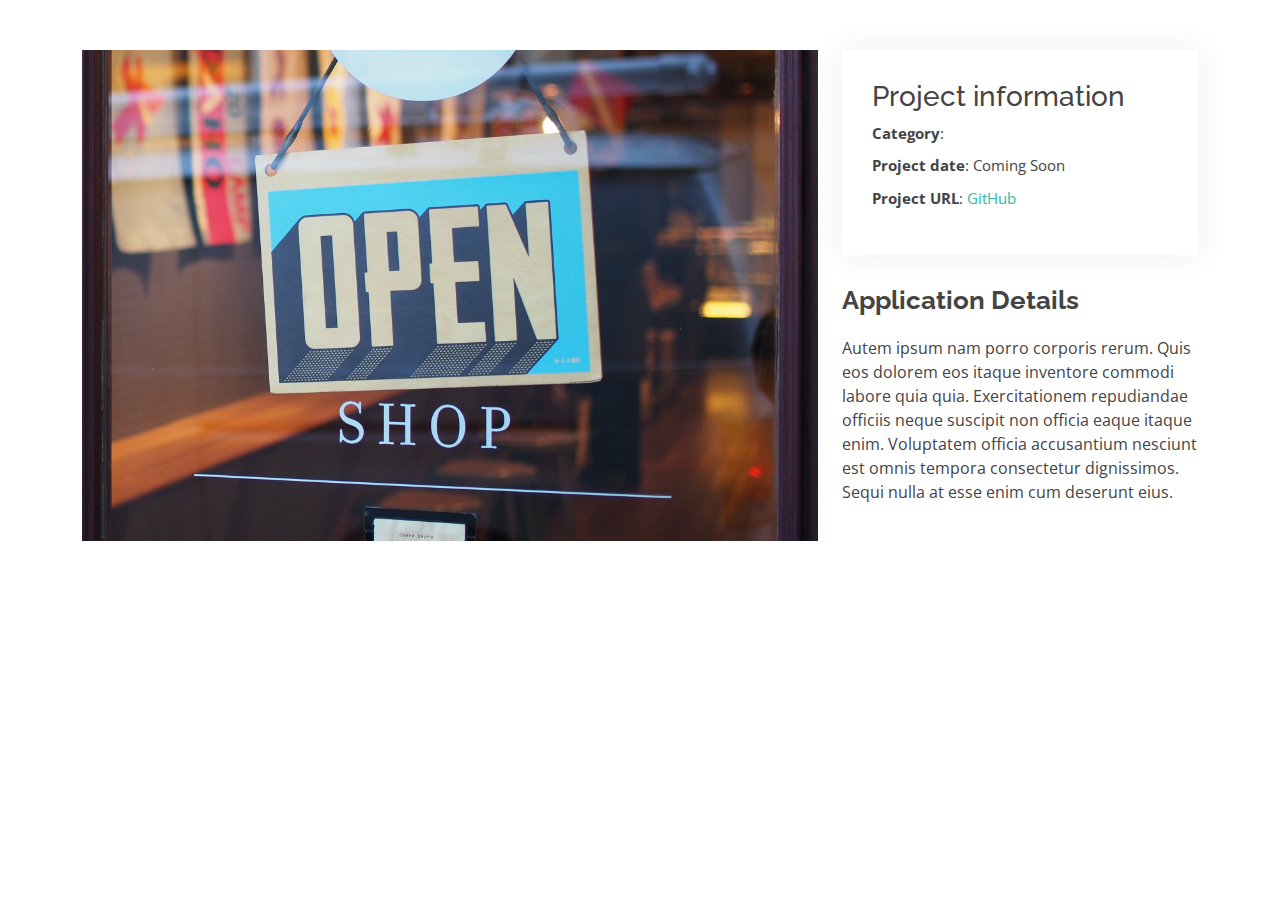
<file: Dylan-Personal-Site/Dylan/storefront-details.html>
<!DOCTYPE html>
<html lang="en">

<head>
  <meta charset="utf-8">
  <meta content="width=device-width, initial-scale=1.0" name="viewport">

  <title>Portfolio Details - Dylan Poole</title>
  <meta content="" name="description">
  <meta content="" name="keywords">

  <!-- Favicons -->
  <link href="assets/img/favicon.png" rel="icon">
  <link href="assets/img/apple-touch-icon.png" rel="apple-touch-icon">

  <!-- Google Fonts -->
  <link href="https://fonts.googleapis.com/css?family=Open+Sans:300,300i,400,400i,600,600i,700,700i|Raleway:300,300i,400,400i,500,500i,600,600i,700,700i|Poppins:300,300i,400,400i,500,500i,600,600i,700,700i" rel="stylesheet">

  <!-- Vendor CSS Files -->
  <link href="assets/vendor/aos/aos.css" rel="stylesheet">
  <link href="assets/vendor/bootstrap/css/bootstrap.min.css" rel="stylesheet">
  <link href="assets/vendor/bootstrap-icons/bootstrap-icons.css" rel="stylesheet">
  <link href="assets/vendor/boxicons/css/boxicons.min.css" rel="stylesheet">
  <link href="assets/vendor/glightbox/css/glightbox.min.css" rel="stylesheet">
  <link href="assets/vendor/swiper/swiper-bundle.min.css" rel="stylesheet">

  <!-- Template Main CSS File -->
  <link href="assets/css/style.css" rel="stylesheet">

  <!-- =======================================================
  * Template Name: Kelly - v4.8.1
  * Template URL: https://bootstrapmade.com/kelly-free-bootstrap-cv-resume-html-template/
  * Author: BootstrapMade.com
  * License: https://bootstrapmade.com/license/
  ======================================================== -->
</head>

<body>

  <main id="main">

    <!-- ======= Portfolio Details Section ======= -->
    <section id="storefront-details" class="storefront-details">

    <!-- StoreFront Card -->

      <div class="container">

        <div class="row gy-4">

          <div class="col-lg-8">
            <div class="storefront-details-slider swiper">
              <div class="swiper-wrapper align-items-center">

                <div class="swiper-slide">
                  <img src="assets/img/UnsplashPics/mike-petrucci-c9FQyqIECds-unsplash.jpg" alt="">
                </div>

              </div>
              <div class="swiper-pagination"></div>
            </div>
          </div>

          <div class="col-lg-4">
            <div class="storefront-info">
              <h3>Project information</h3>
              <ul>
                <li><strong>Category</strong>: </li>
                
                <li><strong>Project date</strong>: Coming Soon</li>
                <li><strong>Project URL</strong>: <a href="#">GitHub</a></li>
              </ul>
            </div>
            <div class="storefront-description">
              <h2>Application Details</h2>
              <p>
                Autem ipsum nam porro corporis rerum. Quis eos dolorem eos itaque inventore commodi labore quia quia. Exercitationem repudiandae officiis neque suscipit non officia eaque itaque enim. Voluptatem officia accusantium nesciunt est omnis tempora consectetur dignissimos. Sequi nulla at esse enim cum deserunt eius.
              </p>
            </div>
          </div>

        </div>

      </div>
</section>
  </main><!-- End #main -->

  <div id="preloader"></div>
  <a href="#" class="back-to-top d-flex align-items-center justify-content-center"><i class="bi bi-arrow-up-short"></i></a>

  <!-- Vendor JS Files -->
  <script src="assets/vendor/purecounter/purecounter_vanilla.js"></script>
  <script src="assets/vendor/aos/aos.js"></script>
  <script src="assets/vendor/bootstrap/js/bootstrap.bundle.min.js"></script>
  <script src="assets/vendor/glightbox/js/glightbox.min.js"></script>
  <script src="assets/vendor/isotope-layout/isotope.pkgd.min.js"></script>
  <script src="assets/vendor/swiper/swiper-bundle.min.js"></script>
  <script src="assets/vendor/waypoints/noframework.waypoints.js"></script>
  <script src="assets/vendor/php-email-form/validate.js"></script>

  <!-- Template Main JS File -->
  <script src="assets/js/main.js"></script>

</body>

</html>
</file>
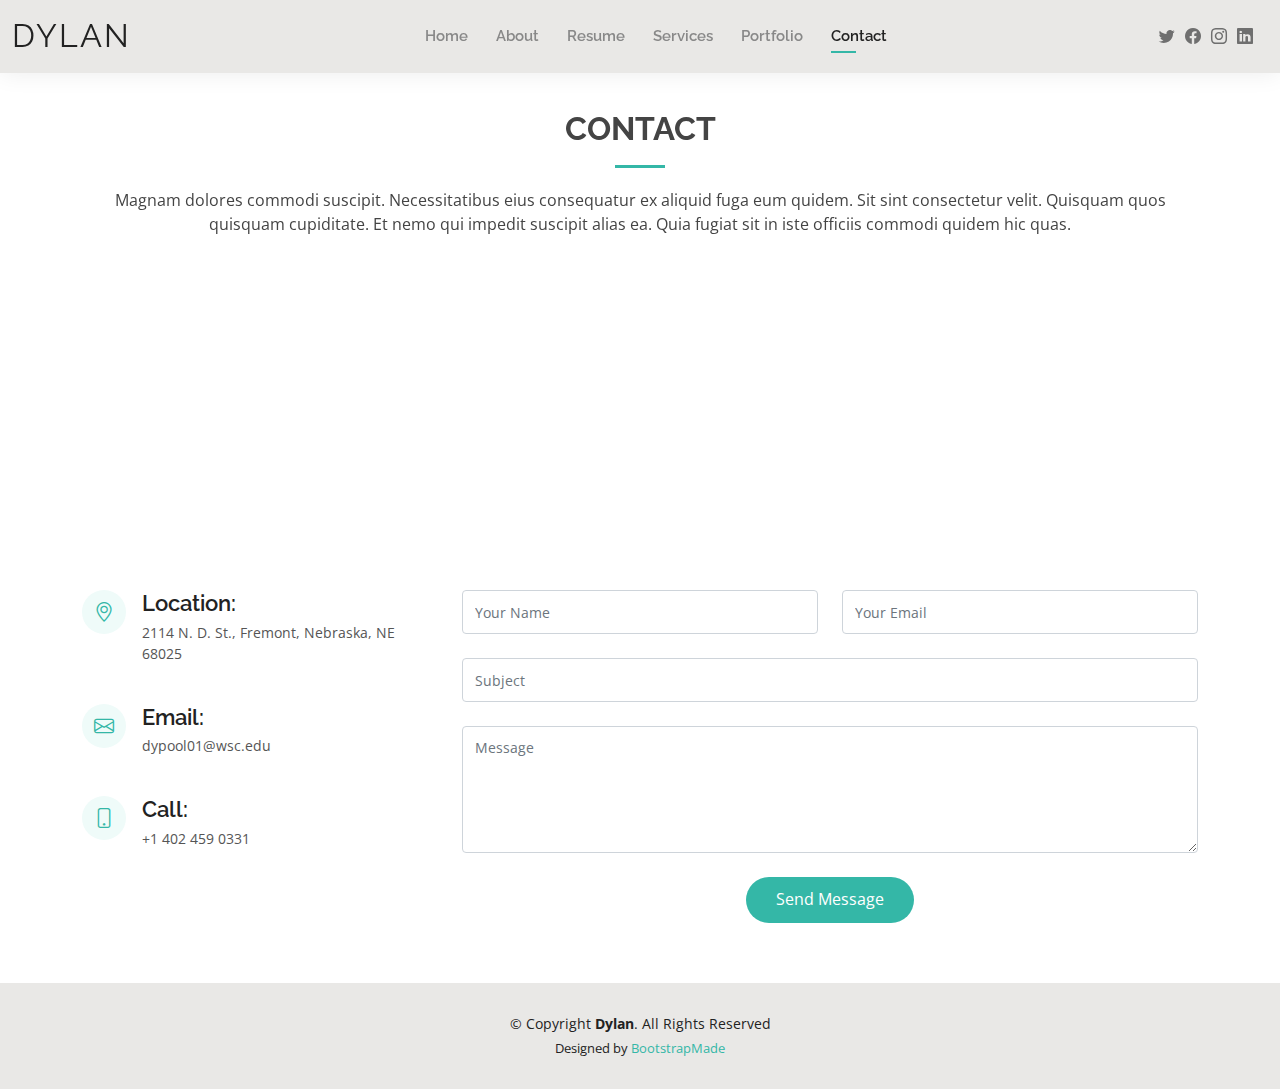
<file: Kelly/Kelly/contact.html>
<!DOCTYPE html>
<html lang="en">

<head>
  <meta charset="utf-8">
  <meta content="width=device-width, initial-scale=1.0" name="viewport">

  <title>Contact - Dylan Bootstrap Template</title>
  <meta content="" name="description">
  <meta content="" name="keywords">

  <!-- Favicons -->
  <link href="assets/img/favicon.png" rel="icon">
  <link href="assets/img/apple-touch-icon.png" rel="apple-touch-icon">

  <!-- Google Fonts -->
  <link href="https://fonts.googleapis.com/css?family=Open+Sans:300,300i,400,400i,600,600i,700,700i|Raleway:300,300i,400,400i,500,500i,600,600i,700,700i|Poppins:300,300i,400,400i,500,500i,600,600i,700,700i" rel="stylesheet">

  <!-- Vendor CSS Files -->
  <link href="assets/vendor/aos/aos.css" rel="stylesheet">
  <link href="assets/vendor/bootstrap/css/bootstrap.min.css" rel="stylesheet">
  <link href="assets/vendor/bootstrap-icons/bootstrap-icons.css" rel="stylesheet">
  <link href="assets/vendor/boxicons/css/boxicons.min.css" rel="stylesheet">
  <link href="assets/vendor/glightbox/css/glightbox.min.css" rel="stylesheet">
  <link href="assets/vendor/swiper/swiper-bundle.min.css" rel="stylesheet">

  <!-- Template Main CSS File -->
  <link href="assets/css/style.css" rel="stylesheet">

  <!-- =======================================================
  * Template Name: Kelly - v4.8.1
  * Template URL: https://bootstrapmade.com/kelly-free-bootstrap-cv-resume-html-template/
  * Author: BootstrapMade.com
  * License: https://bootstrapmade.com/license/
  ======================================================== -->
</head>

<body>

  <!-- ======= Header ======= -->
  <header id="header" class="fixed-top">
    <div class="container-fluid d-flex justify-content-between align-items-center">

      <h1 class="logo me-auto me-lg-0"><a href="index.html">Dylan</a></h1>
      <!-- Uncomment below if you prefer to use an image logo -->
      <!-- <a href="index.html" class="logo"><img src="assets/img/logo.png" alt="" class="img-fluid"></a>-->

      <nav id="navbar" class="navbar order-last order-lg-0">
        <ul>
          <li><a href="index.html">Home</a></li>
          <li><a href="about.html">About</a></li>
          <li><a href="resume.html">Resume</a></li>
          <li><a href="services.html">Services</a></li>
          <li><a href="portfolio.html">Portfolio</a></li>
          <li><a class="active" href="contact.html">Contact</a></li>
        </ul>
        <i class="bi bi-list mobile-nav-toggle"></i>
      </nav><!-- .navbar -->

      <div class="header-social-links">
        <a href="#" class="twitter"><i class="bi bi-twitter"></i></a>
        <a href="#" class="facebook"><i class="bi bi-facebook"></i></a>
        <a href="#" class="instagram"><i class="bi bi-instagram"></i></a>
        <a href="#" class="linkedin"><i class="bi bi-linkedin"></i></i></a>
      </div>

    </div>

  </header><!-- End Header -->

  <main id="main">

    <!-- ======= Contact Section ======= -->
    <section id="contact" class="contact">
      <div class="container" data-aos="fade-up">

        <div class="section-title">
          <h2>Contact</h2>
          <p>Magnam dolores commodi suscipit. Necessitatibus eius consequatur ex aliquid fuga eum quidem. Sit sint consectetur velit. Quisquam quos quisquam cupiditate. Et nemo qui impedit suscipit alias ea. Quia fugiat sit in iste officiis commodi quidem hic quas.</p>
        </div>

        <div>
          <iframe style="border:0; width: 100%; height: 270px;" src="https://www.google.com/maps/embed?pb=!1m18!1m12!1m3!1d47855.3468199198!2d-96.4927415!3d41.44010745!2m3!1f0!2f0!3f0!3m2!1i1024!2i768!4f13.1!3m3!1m2!1s0x879160c17f899807%3A0x3603ff1ceabe03ad!2sFremont%2C%20NE%2068025!5e0!3m2!1sen!2sus!4v1660333377962!5m2!1sen!2sus" width="600" height="450" style="border:0;" allowfullscreen="" loading="lazy" referrerpolicy="no-referrer-when-downgrade" frameborder="0" allowfullscreen></iframe>
        </div>
       
        <div class="row mt-5">

          <div class="col-lg-4">
            <div class="info">
              <div class="address">
                <i class="bi bi-geo-alt"></i>
                <h4>Location:</h4>
                <p>2114 N. D. St., Fremont, Nebraska, NE 68025</p>
              </div>

              <div class="email">
                <i class="bi bi-envelope"></i>
                <h4>Email:</h4>
                <p>dypool01@wsc.edu</p>
              </div>

              <div class="phone">
                <i class="bi bi-phone"></i>
                <h4>Call:</h4>
                <p>+1 402 459 0331</p>
              </div>

            </div>

          </div>

          <div class="col-lg-8 mt-5 mt-lg-0">

            <form action="forms/contact.php" method="post" role="form" class="php-email-form">
              <div class="row">
                <div class="col-md-6 form-group">
                  <input type="text" name="name" class="form-control" id="name" placeholder="Your Name" required>
                </div>
                <div class="col-md-6 form-group mt-3 mt-md-0">
                  <input type="email" class="form-control" name="email" id="email" placeholder="Your Email" required>
                </div>
              </div>
              <div class="form-group mt-3">
                <input type="text" class="form-control" name="subject" id="subject" placeholder="Subject" required>
              </div>
              <div class="form-group mt-3">
                <textarea class="form-control" name="message" rows="5" placeholder="Message" required></textarea>
              </div>
              <div class="my-3">
                <div class="loading">Loading</div>
                <div class="error-message"></div>
                <div class="sent-message">Your message has been sent. Thank you!</div>
              </div>
              <div class="text-center"><button type="submit">Send Message</button></div>
            </form>

          </div>

        </div>

      </div>
    </section><!-- End Contact Section -->

  </main><!-- End #main -->

  <!-- ======= Footer ======= -->
  <footer id="footer">
    <div class="container">
      <div class="copyright">
        &copy; Copyright <strong><span>Dylan</span></strong>. All Rights Reserved
      </div>
      <div class="credits">
        <!-- All the links in the footer should remain intact. -->
        <!-- You can delete the links only if you purchased the pro version. -->
        <!-- Licensing information: https://bootstrapmade.com/license/ -->
        <!-- Purchase the pro version with working PHP/AJAX contact form: https://bootstrapmade.com/kelly-free-bootstrap-cv-resume-html-template/ -->
        Designed by <a href="https://bootstrapmade.com/">BootstrapMade</a>
      </div>
    </div>
  </footer><!-- End  Footer -->

  <div id="preloader"></div>
  <a href="#" class="back-to-top d-flex align-items-center justify-content-center"><i class="bi bi-arrow-up-short"></i></a>

  <!-- Vendor JS Files -->
  <script src="assets/vendor/purecounter/purecounter_vanilla.js"></script>
  <script src="assets/vendor/aos/aos.js"></script>
  <script src="assets/vendor/bootstrap/js/bootstrap.bundle.min.js"></script>
  <script src="assets/vendor/glightbox/js/glightbox.min.js"></script>
  <script src="assets/vendor/isotope-layout/isotope.pkgd.min.js"></script>
  <script src="assets/vendor/swiper/swiper-bundle.min.js"></script>
  <script src="assets/vendor/waypoints/noframework.waypoints.js"></script>
  <script src="assets/vendor/php-email-form/validate.js"></script>

  <!-- Template Main JS File -->
  <script src="assets/js/main.js"></script>

</body>

</html>
</file>
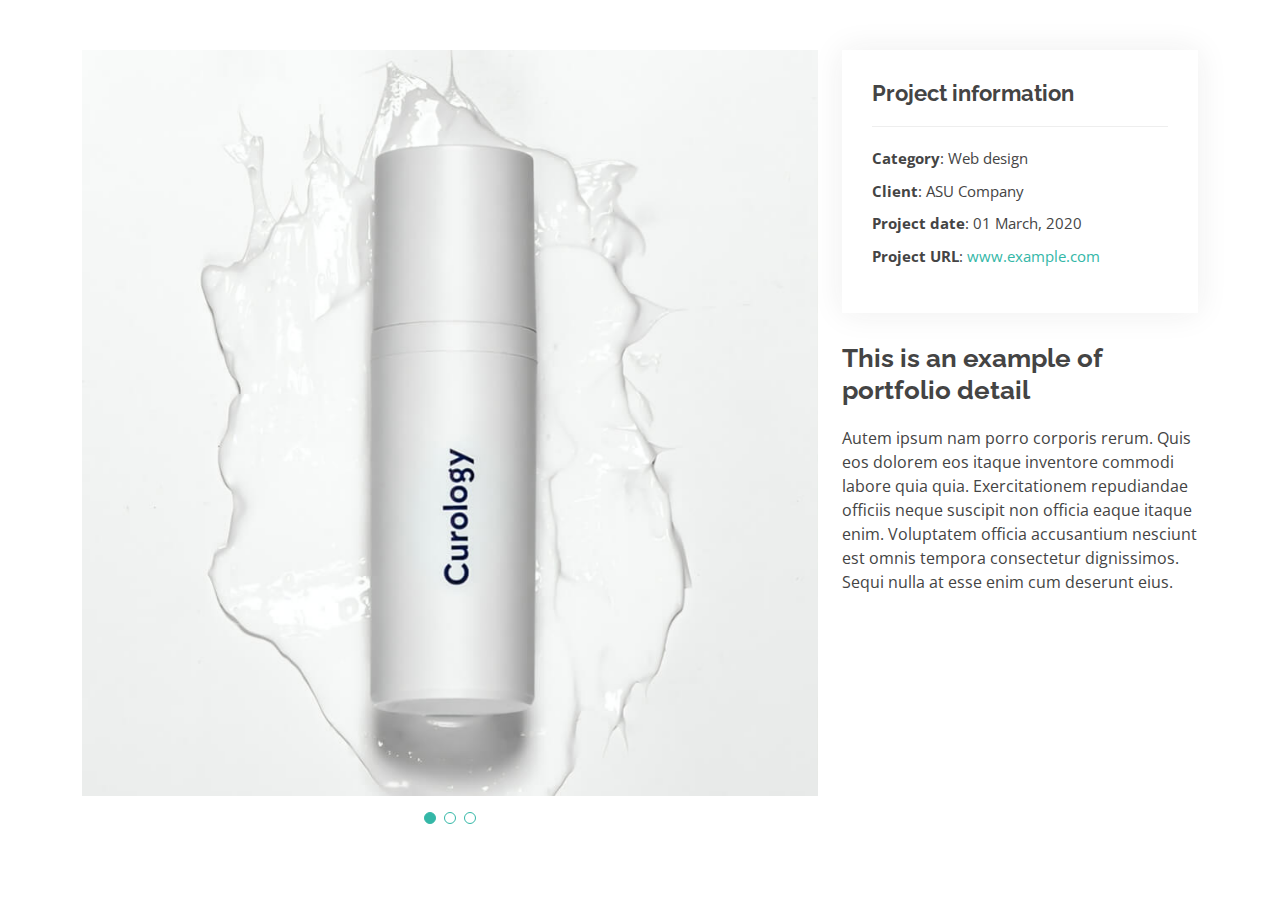
<file: Kelly/Kelly/portfolio-details.html>
<!DOCTYPE html>
<html lang="en">

<head>
  <meta charset="utf-8">
  <meta content="width=device-width, initial-scale=1.0" name="viewport">

  <title>Portfolio Details - Dylan Bootstrap Template</title>
  <meta content="" name="description">
  <meta content="" name="keywords">

  <!-- Favicons -->
  <link href="assets/img/favicon.png" rel="icon">
  <link href="assets/img/apple-touch-icon.png" rel="apple-touch-icon">

  <!-- Google Fonts -->
  <link href="https://fonts.googleapis.com/css?family=Open+Sans:300,300i,400,400i,600,600i,700,700i|Raleway:300,300i,400,400i,500,500i,600,600i,700,700i|Poppins:300,300i,400,400i,500,500i,600,600i,700,700i" rel="stylesheet">

  <!-- Vendor CSS Files -->
  <link href="assets/vendor/aos/aos.css" rel="stylesheet">
  <link href="assets/vendor/bootstrap/css/bootstrap.min.css" rel="stylesheet">
  <link href="assets/vendor/bootstrap-icons/bootstrap-icons.css" rel="stylesheet">
  <link href="assets/vendor/boxicons/css/boxicons.min.css" rel="stylesheet">
  <link href="assets/vendor/glightbox/css/glightbox.min.css" rel="stylesheet">
  <link href="assets/vendor/swiper/swiper-bundle.min.css" rel="stylesheet">

  <!-- Template Main CSS File -->
  <link href="assets/css/style.css" rel="stylesheet">

  <!-- =======================================================
  * Template Name: Kelly - v4.8.1
  * Template URL: https://bootstrapmade.com/kelly-free-bootstrap-cv-resume-html-template/
  * Author: BootstrapMade.com
  * License: https://bootstrapmade.com/license/
  ======================================================== -->
</head>

<body>

  <main id="main">

    <!-- ======= Portfolio Details Section ======= -->
    <section id="portfolio-details" class="portfolio-details">
      <div class="container">

        <div class="row gy-4">

          <div class="col-lg-8">
            <div class="portfolio-details-slider swiper">
              <div class="swiper-wrapper align-items-center">

                <div class="swiper-slide">
                  <img src="assets/img/portfolio/portfolio-1.jpg" alt="">
                </div>

                <div class="swiper-slide">
                  <img src="assets/img/portfolio/portfolio-2.jpg" alt="">
                </div>

                <div class="swiper-slide">
                  <img src="assets/img/portfolio/portfolio-3.jpg" alt="">
                </div>

              </div>
              <div class="swiper-pagination"></div>
            </div>
          </div>

          <div class="col-lg-4">
            <div class="portfolio-info">
              <h3>Project information</h3>
              <ul>
                <li><strong>Category</strong>: Web design</li>
                <li><strong>Client</strong>: ASU Company</li>
                <li><strong>Project date</strong>: 01 March, 2020</li>
                <li><strong>Project URL</strong>: <a href="#">www.example.com</a></li>
              </ul>
            </div>
            <div class="portfolio-description">
              <h2>This is an example of portfolio detail</h2>
              <p>
                Autem ipsum nam porro corporis rerum. Quis eos dolorem eos itaque inventore commodi labore quia quia. Exercitationem repudiandae officiis neque suscipit non officia eaque itaque enim. Voluptatem officia accusantium nesciunt est omnis tempora consectetur dignissimos. Sequi nulla at esse enim cum deserunt eius.
              </p>
            </div>
          </div>

        </div>

      </div>
    </section><!-- End Portfolio Details Section -->

  </main><!-- End #main -->

  <div id="preloader"></div>
  <a href="#" class="back-to-top d-flex align-items-center justify-content-center"><i class="bi bi-arrow-up-short"></i></a>

  <!-- Vendor JS Files -->
  <script src="assets/vendor/purecounter/purecounter_vanilla.js"></script>
  <script src="assets/vendor/aos/aos.js"></script>
  <script src="assets/vendor/bootstrap/js/bootstrap.bundle.min.js"></script>
  <script src="assets/vendor/glightbox/js/glightbox.min.js"></script>
  <script src="assets/vendor/isotope-layout/isotope.pkgd.min.js"></script>
  <script src="assets/vendor/swiper/swiper-bundle.min.js"></script>
  <script src="assets/vendor/waypoints/noframework.waypoints.js"></script>
  <script src="assets/vendor/php-email-form/validate.js"></script>

  <!-- Template Main JS File -->
  <script src="assets/js/main.js"></script>

</body>

</html>
</file>
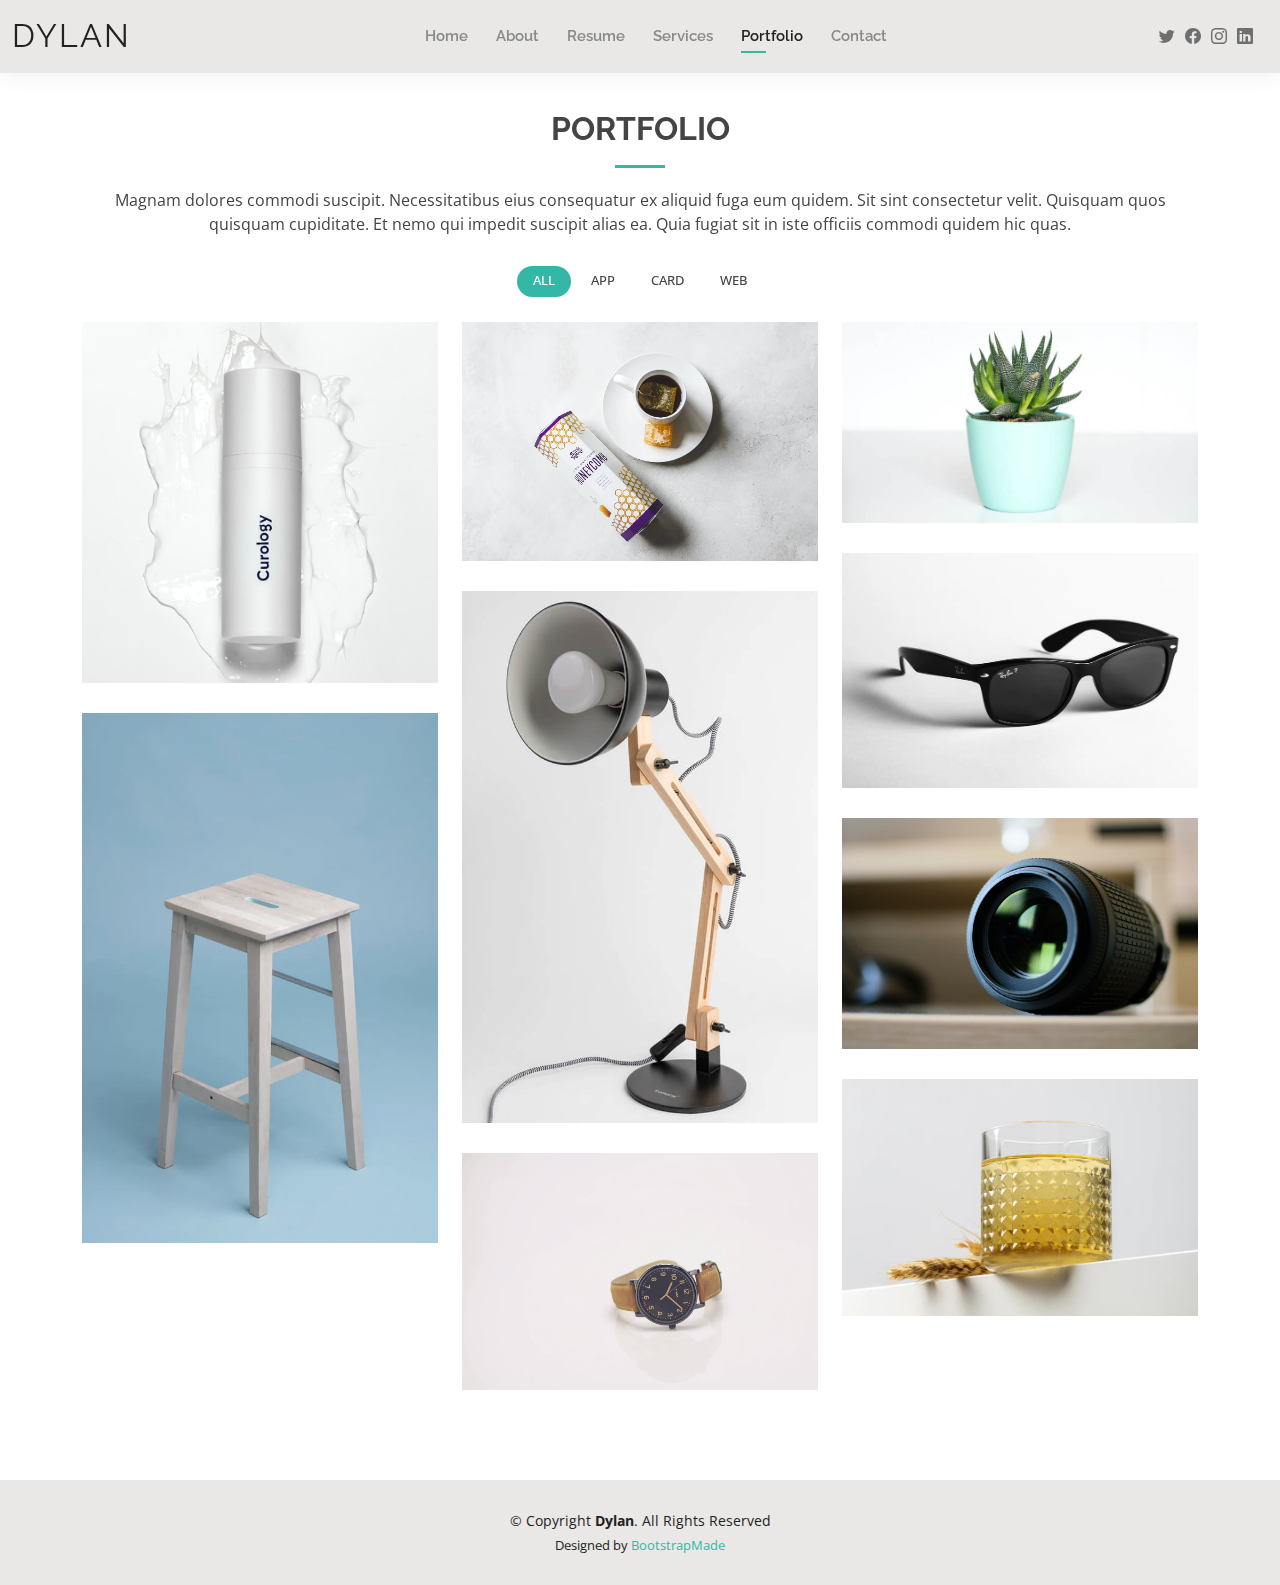
<file: Kelly/Kelly/portfolio.html>
<!DOCTYPE html>
<html lang="en">

<head>
  <meta charset="utf-8">
  <meta content="width=device-width, initial-scale=1.0" name="viewport">

  <title>Portfolio - Dylan Bootstrap Template</title>
  <meta content="" name="description">
  <meta content="" name="keywords">

  <!-- Favicons -->
  <link href="assets/img/favicon.png" rel="icon">
  <link href="assets/img/apple-touch-icon.png" rel="apple-touch-icon">

  <!-- Google Fonts -->
  <link href="https://fonts.googleapis.com/css?family=Open+Sans:300,300i,400,400i,600,600i,700,700i|Raleway:300,300i,400,400i,500,500i,600,600i,700,700i|Poppins:300,300i,400,400i,500,500i,600,600i,700,700i" rel="stylesheet">

  <!-- Vendor CSS Files -->
  <link href="assets/vendor/aos/aos.css" rel="stylesheet">
  <link href="assets/vendor/bootstrap/css/bootstrap.min.css" rel="stylesheet">
  <link href="assets/vendor/bootstrap-icons/bootstrap-icons.css" rel="stylesheet">
  <link href="assets/vendor/boxicons/css/boxicons.min.css" rel="stylesheet">
  <link href="assets/vendor/glightbox/css/glightbox.min.css" rel="stylesheet">
  <link href="assets/vendor/swiper/swiper-bundle.min.css" rel="stylesheet">

  <!-- Template Main CSS File -->
  <link href="assets/css/style.css" rel="stylesheet">

  <!-- =======================================================
  * Template Name: Kelly - v4.8.1
  * Template URL: https://bootstrapmade.com/kelly-free-bootstrap-cv-resume-html-template/
  * Author: BootstrapMade.com
  * License: https://bootstrapmade.com/license/
  ======================================================== -->
</head>

<body>

  <!-- ======= Header ======= -->
  <header id="header" class="fixed-top">
    <div class="container-fluid d-flex justify-content-between align-items-center">

      <h1 class="logo me-auto me-lg-0"><a href="index.html">Dylan</a></h1>
      <!-- Uncomment below if you prefer to use an image logo -->
      <!-- <a href="index.html" class="logo"><img src="assets/img/logo.png" alt="" class="img-fluid"></a>-->

      <nav id="navbar" class="navbar order-last order-lg-0">
        <ul>
          <li><a href="index.html">Home</a></li>
          <li><a href="about.html">About</a></li>
          <li><a href="resume.html">Resume</a></li>
          <li><a href="services.html">Services</a></li>
          <li><a class="active" href="portfolio.html">Portfolio</a></li>
          <li><a href="contact.html">Contact</a></li>
        </ul>
        <i class="bi bi-list mobile-nav-toggle"></i>
      </nav><!-- .navbar -->

      <div class="header-social-links">
        <a href="#" class="twitter"><i class="bi bi-twitter"></i></a>
        <a href="#" class="facebook"><i class="bi bi-facebook"></i></a>
        <a href="#" class="instagram"><i class="bi bi-instagram"></i></a>
        <a href="#" class="linkedin"><i class="bi bi-linkedin"></i></i></a>
      </div>

    </div>

  </header><!-- End Header -->

  <main id="main">

    <!-- ======= Portfolio Section ======= -->
    <section id="portfolio" class="portfolio">
      <div class="container" data-aos="fade-up">

        <div class="section-title">
          <h2>Portfolio</h2>
          <p>Magnam dolores commodi suscipit. Necessitatibus eius consequatur ex aliquid fuga eum quidem. Sit sint consectetur velit. Quisquam quos quisquam cupiditate. Et nemo qui impedit suscipit alias ea. Quia fugiat sit in iste officiis commodi quidem hic quas.</p>
        </div>

        <div class="row" data-aos="fade-up" data-aos-delay="100">
          <div class="col-lg-12 d-flex justify-content-center">
            <ul id="portfolio-flters">
              <li data-filter="*" class="filter-active">All</li>
              <li data-filter=".filter-app">App</li>
              <li data-filter=".filter-card">Card</li>
              <li data-filter=".filter-web">Web</li>
            </ul>
          </div>
        </div>

        <div class="row portfolio-container" data-aos="fade-up" data-aos-delay="200">

          <div class="col-lg-4 col-md-6 portfolio-item filter-app">
            <div class="portfolio-wrap">
              <img src="assets/img/portfolio/portfolio-1.jpg" class="img-fluid" alt="">
              <div class="portfolio-info">
                <h4>App 1</h4>
                <p>App</p>
                <div class="portfolio-links">
                  <a href="assets/img/portfolio/portfolio-1.jpg" data-gallery="portfolioGallery" class="portfolio-lightbox" title="App 1"><i class="bx bx-plus"></i></a>
                  <a href="portfolio-details.html" class="portfolio-details-lightbox" data-glightbox="type: external" title="Portfolio Details"><i class="bx bx-link"></i></a>
                </div>
              </div>
            </div>
          </div>

          <div class="col-lg-4 col-md-6 portfolio-item filter-web">
            <div class="portfolio-wrap">
              <img src="assets/img/portfolio/portfolio-2.jpg" class="img-fluid" alt="">
              <div class="portfolio-info">
                <h4>Web 3</h4>
                <p>Web</p>
                <div class="portfolio-links">
                  <a href="assets/img/portfolio/portfolio-2.jpg" data-gallery="portfolioGallery" class="portfolio-lightbox" title="Web 3"><i class="bx bx-plus"></i></a>
                  <a href="portfolio-details.html" class="portfolio-details-lightbox" data-glightbox="type: external" title="Portfolio Details"><i class="bx bx-link"></i></a>
                </div>
              </div>
            </div>
          </div>

          <div class="col-lg-4 col-md-6 portfolio-item filter-app">
            <div class="portfolio-wrap">
              <img src="assets/img/portfolio/portfolio-3.jpg" class="img-fluid" alt="">
              <div class="portfolio-info">
                <h4>App 2</h4>
                <p>App</p>
                <div class="portfolio-links">
                  <a href="assets/img/portfolio/portfolio-3.jpg" data-gallery="portfolioGallery" class="portfolio-lightbox" title="App 2"><i class="bx bx-plus"></i></a>
                  <a href="portfolio-details.html" class="portfolio-details-lightbox" data-glightbox="type: external" title="Portfolio Details"><i class="bx bx-link"></i></a>
                </div>
              </div>
            </div>
          </div>

          <div class="col-lg-4 col-md-6 portfolio-item filter-card">
            <div class="portfolio-wrap">
              <img src="assets/img/portfolio/portfolio-4.jpg" class="img-fluid" alt="">
              <div class="portfolio-info">
                <h4>Card 2</h4>
                <p>Card</p>
                <div class="portfolio-links">
                  <a href="assets/img/portfolio/portfolio-4.jpg" data-gallery="portfolioGallery" class="portfolio-lightbox" title="Card 2"><i class="bx bx-plus"></i></a>
                  <a href="portfolio-details.html" class="portfolio-details-lightbox" data-glightbox="type: external" title="Portfolio Details"><i class="bx bx-link"></i></a>
                </div>
              </div>
            </div>
          </div>

          <div class="col-lg-4 col-md-6 portfolio-item filter-web">
            <div class="portfolio-wrap">
              <img src="assets/img/portfolio/portfolio-5.jpg" class="img-fluid" alt="">
              <div class="portfolio-info">
                <h4>Web 2</h4>
                <p>Web</p>
                <div class="portfolio-links">
                  <a href="assets/img/portfolio/portfolio-5.jpg" data-gallery="portfolioGallery" class="portfolio-lightbox" title="Web 2"><i class="bx bx-plus"></i></a>
                  <a href="portfolio-details.html" class="portfolio-details-lightbox" data-glightbox="type: external" title="Portfolio Details"><i class="bx bx-link"></i></a>
                </div>
              </div>
            </div>
          </div>

          <div class="col-lg-4 col-md-6 portfolio-item filter-app">
            <div class="portfolio-wrap">
              <img src="assets/img/portfolio/portfolio-6.jpg" class="img-fluid" alt="">
              <div class="portfolio-info">
                <h4>App 3</h4>
                <p>App</p>
                <div class="portfolio-links">
                  <a href="assets/img/portfolio/portfolio-6.jpg" data-gallery="portfolioGallery" class="portfolio-lightbox" title="App 3"><i class="bx bx-plus"></i></a>
                  <a href="portfolio-details.html" class="portfolio-details-lightbox" data-glightbox="type: external" title="Portfolio Details"><i class="bx bx-link"></i></a>
                </div>
              </div>
            </div>
          </div>

          <div class="col-lg-4 col-md-6 portfolio-item filter-card">
            <div class="portfolio-wrap">
              <img src="assets/img/portfolio/portfolio-7.jpg" class="img-fluid" alt="">
              <div class="portfolio-info">
                <h4>Card 1</h4>
                <p>Card</p>
                <div class="portfolio-links">
                  <a href="assets/img/portfolio/portfolio-7.jpg" data-gallery="portfolioGallery" class="portfolio-lightbox" title="Card 1"><i class="bx bx-plus"></i></a>
                  <a href="portfolio-details.html" class="portfolio-details-lightbox" data-glightbox="type: external" title="Portfolio Details"><i class="bx bx-link"></i></a>
                </div>
              </div>
            </div>
          </div>

          <div class="col-lg-4 col-md-6 portfolio-item filter-card">
            <div class="portfolio-wrap">
              <img src="assets/img/portfolio/portfolio-8.jpg" class="img-fluid" alt="">
              <div class="portfolio-info">
                <h4>Card 3</h4>
                <p>Card</p>
                <div class="portfolio-links">
                  <a href="assets/img/portfolio/portfolio-8.jpg" data-gallery="portfolioGallery" class="portfolio-lightbox" title="Card 3"><i class="bx bx-plus"></i></a>
                  <a href="portfolio-details.html" class="portfolio-details-lightbox" data-glightbox="type: external" title="Portfolio Details"><i class="bx bx-link"></i></a>
                </div>
              </div>
            </div>
          </div>

          <div class="col-lg-4 col-md-6 portfolio-item filter-web">
            <div class="portfolio-wrap">
              <img src="assets/img/portfolio/portfolio-9.jpg" class="img-fluid" alt="">
              <div class="portfolio-info">
                <h4>Web 3</h4>
                <p>Web</p>
                <div class="portfolio-links">
                  <a href="assets/img/portfolio/portfolio-9.jpg" data-gallery="portfolioGallery" class="portfolio-lightbox" title="Web 3"><i class="bx bx-plus"></i></a>
                  <a href="portfolio-details.html" class="portfolio-details-lightbox" data-glightbox="type: external" title="Portfolio Details"><i class="bx bx-link"></i></a>
                </div>
              </div>
            </div>
          </div>

        </div>

      </div>
    </section><!-- End Portfolio Section -->

  </main><!-- End #main -->

  <!-- ======= Footer ======= -->
  <footer id="footer">
    <div class="container">
      <div class="copyright">
        &copy; Copyright <strong><span>Dylan</span></strong>. All Rights Reserved
      </div>
      <div class="credits">
        <!-- All the links in the footer should remain intact. -->
        <!-- You can delete the links only if you purchased the pro version. -->
        <!-- Licensing information: https://bootstrapmade.com/license/ -->
        <!-- Purchase the pro version with working PHP/AJAX contact form: https://bootstrapmade.com/kelly-free-bootstrap-cv-resume-html-template/ -->
        Designed by <a href="https://bootstrapmade.com/">BootstrapMade</a>
      </div>
    </div>
  </footer><!-- End  Footer -->

  <div id="preloader"></div>
  <a href="#" class="back-to-top d-flex align-items-center justify-content-center"><i class="bi bi-arrow-up-short"></i></a>

  <!-- Vendor JS Files -->
  <script src="assets/vendor/purecounter/purecounter_vanilla.js"></script>
  <script src="assets/vendor/aos/aos.js"></script>
  <script src="assets/vendor/bootstrap/js/bootstrap.bundle.min.js"></script>
  <script src="assets/vendor/glightbox/js/glightbox.min.js"></script>
  <script src="assets/vendor/isotope-layout/isotope.pkgd.min.js"></script>
  <script src="assets/vendor/swiper/swiper-bundle.min.js"></script>
  <script src="assets/vendor/waypoints/noframework.waypoints.js"></script>
  <script src="assets/vendor/php-email-form/validate.js"></script>

  <!-- Template Main JS File -->
  <script src="assets/js/main.js"></script>

</body>

</html>
</file>
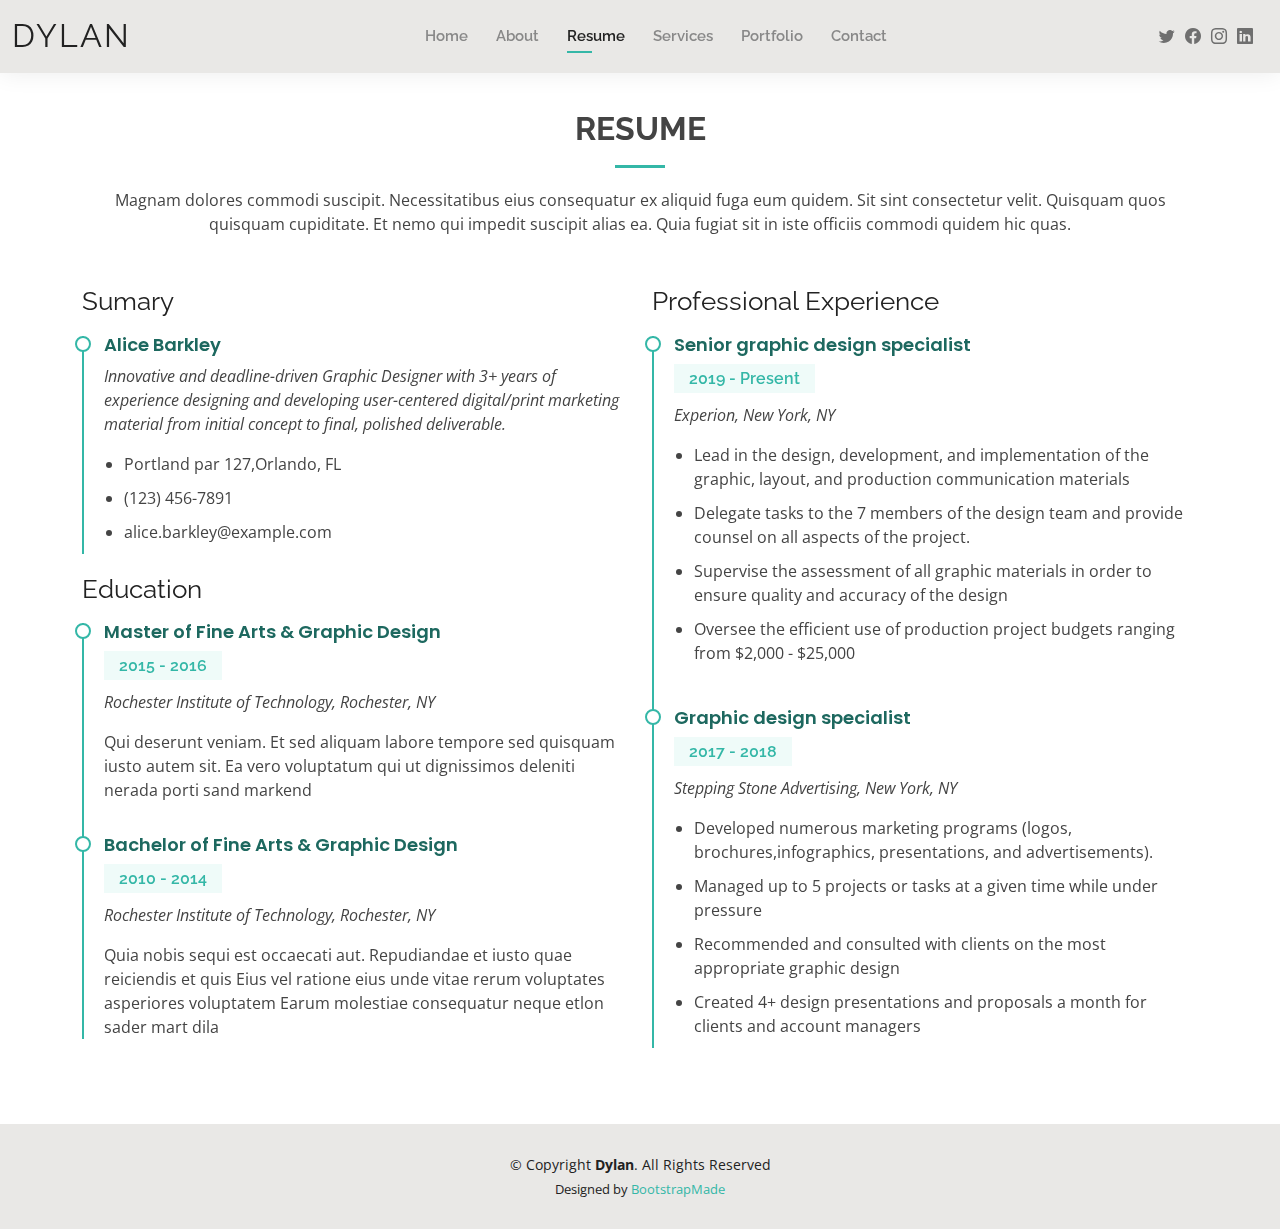
<file: Kelly/Kelly/resume.html>
<!DOCTYPE html>
<html lang="en">

<head>
  <meta charset="utf-8">
  <meta content="width=device-width, initial-scale=1.0" name="viewport">

  <title>Resume - Dylan Bootstrap Template</title>
  <meta content="" name="description">
  <meta content="" name="keywords">

  <!-- Favicons -->
  <link href="assets/img/favicon.png" rel="icon">
  <link href="assets/img/apple-touch-icon.png" rel="apple-touch-icon">

  <!-- Google Fonts -->
  <link href="https://fonts.googleapis.com/css?family=Open+Sans:300,300i,400,400i,600,600i,700,700i|Raleway:300,300i,400,400i,500,500i,600,600i,700,700i|Poppins:300,300i,400,400i,500,500i,600,600i,700,700i" rel="stylesheet">

  <!-- Vendor CSS Files -->
  <link href="assets/vendor/aos/aos.css" rel="stylesheet">
  <link href="assets/vendor/bootstrap/css/bootstrap.min.css" rel="stylesheet">
  <link href="assets/vendor/bootstrap-icons/bootstrap-icons.css" rel="stylesheet">
  <link href="assets/vendor/boxicons/css/boxicons.min.css" rel="stylesheet">
  <link href="assets/vendor/glightbox/css/glightbox.min.css" rel="stylesheet">
  <link href="assets/vendor/swiper/swiper-bundle.min.css" rel="stylesheet">

  <!-- Template Main CSS File -->
  <link href="assets/css/style.css" rel="stylesheet">

  <!-- =======================================================
  * Template Name: Kelly - v4.8.1
  * Template URL: https://bootstrapmade.com/kelly-free-bootstrap-cv-resume-html-template/
  * Author: BootstrapMade.com
  * License: https://bootstrapmade.com/license/
  ======================================================== -->
</head>

<body>

  <!-- ======= Header ======= -->
  <header id="header" class="fixed-top">
    <div class="container-fluid d-flex justify-content-between align-items-center">

      <h1 class="logo me-auto me-lg-0"><a href="index.html">Dylan</a></h1>
      <!-- Uncomment below if you prefer to use an image logo -->
      <!-- <a href="index.html" class="logo"><img src="assets/img/logo.png" alt="" class="img-fluid"></a>-->

      <nav id="navbar" class="navbar order-last order-lg-0">
        <ul>
          <li><a href="index.html">Home</a></li>
          <li><a href="about.html">About</a></li>
          <li><a class="active" href="resume.html">Resume</a></li>
          <li><a href="services.html">Services</a></li>
          <li><a href="portfolio.html">Portfolio</a></li>
          <li><a href="contact.html">Contact</a></li>
        </ul>
        <i class="bi bi-list mobile-nav-toggle"></i>
      </nav><!-- .navbar -->

      <div class="header-social-links">
        <a href="#" class="twitter"><i class="bi bi-twitter"></i></a>
        <a href="#" class="facebook"><i class="bi bi-facebook"></i></a>
        <a href="#" class="instagram"><i class="bi bi-instagram"></i></a>
        <a href="#" class="linkedin"><i class="bi bi-linkedin"></i></i></a>
      </div>

    </div>

  </header><!-- End Header -->

  <main id="main">

    <!-- ======= Resume Section ======= -->
    <section id="resume" class="resume">
      <div class="container" data-aos="fade-up">

        <div class="section-title">
          <h2>Resume</h2>
          <p>Magnam dolores commodi suscipit. Necessitatibus eius consequatur ex aliquid fuga eum quidem. Sit sint consectetur velit. Quisquam quos quisquam cupiditate. Et nemo qui impedit suscipit alias ea. Quia fugiat sit in iste officiis commodi quidem hic quas.</p>
        </div>

        <div class="row">
          <div class="col-lg-6">
            <h3 class="resume-title">Sumary</h3>
            <div class="resume-item pb-0">
              <h4>Alice Barkley</h4>
              <p><em>Innovative and deadline-driven Graphic Designer with 3+ years of experience designing and developing user-centered digital/print marketing material from initial concept to final, polished deliverable.</em></p>
              <p>
              <ul>
                <li>Portland par 127,Orlando, FL</li>
                <li>(123) 456-7891</li>
                <li>alice.barkley@example.com</li>
              </ul>
              </p>
            </div>

            <h3 class="resume-title">Education</h3>
            <div class="resume-item">
              <h4>Master of Fine Arts &amp; Graphic Design</h4>
              <h5>2015 - 2016</h5>
              <p><em>Rochester Institute of Technology, Rochester, NY</em></p>
              <p>Qui deserunt veniam. Et sed aliquam labore tempore sed quisquam iusto autem sit. Ea vero voluptatum qui ut dignissimos deleniti nerada porti sand markend</p>
            </div>
            <div class="resume-item">
              <h4>Bachelor of Fine Arts &amp; Graphic Design</h4>
              <h5>2010 - 2014</h5>
              <p><em>Rochester Institute of Technology, Rochester, NY</em></p>
              <p>Quia nobis sequi est occaecati aut. Repudiandae et iusto quae reiciendis et quis Eius vel ratione eius unde vitae rerum voluptates asperiores voluptatem Earum molestiae consequatur neque etlon sader mart dila</p>
            </div>
          </div>
          <div class="col-lg-6">
            <h3 class="resume-title">Professional Experience</h3>
            <div class="resume-item">
              <h4>Senior graphic design specialist</h4>
              <h5>2019 - Present</h5>
              <p><em>Experion, New York, NY </em></p>
              <p>
              <ul>
                <li>Lead in the design, development, and implementation of the graphic, layout, and production communication materials</li>
                <li>Delegate tasks to the 7 members of the design team and provide counsel on all aspects of the project. </li>
                <li>Supervise the assessment of all graphic materials in order to ensure quality and accuracy of the design</li>
                <li>Oversee the efficient use of production project budgets ranging from $2,000 - $25,000</li>
              </ul>
              </p>
            </div>
            <div class="resume-item">
              <h4>Graphic design specialist</h4>
              <h5>2017 - 2018</h5>
              <p><em>Stepping Stone Advertising, New York, NY</em></p>
              <p>
              <ul>
                <li>Developed numerous marketing programs (logos, brochures,infographics, presentations, and advertisements).</li>
                <li>Managed up to 5 projects or tasks at a given time while under pressure</li>
                <li>Recommended and consulted with clients on the most appropriate graphic design</li>
                <li>Created 4+ design presentations and proposals a month for clients and account managers</li>
              </ul>
              </p>
            </div>
          </div>
        </div>

      </div>
    </section><!-- End Resume Section -->

  </main><!-- End #main -->

  <!-- ======= Footer ======= -->
  <footer id="footer">
    <div class="container">
      <div class="copyright">
        &copy; Copyright <strong><span>Dylan</span></strong>. All Rights Reserved
      </div>
      <div class="credits">
        <!-- All the links in the footer should remain intact. -->
        <!-- You can delete the links only if you purchased the pro version. -->
        <!-- Licensing information: https://bootstrapmade.com/license/ -->
        <!-- Purchase the pro version with working PHP/AJAX contact form: https://bootstrapmade.com/kelly-free-bootstrap-cv-resume-html-template/ -->
        Designed by <a href="https://bootstrapmade.com/">BootstrapMade</a>
      </div>
    </div>
  </footer><!-- End  Footer -->

  <div id="preloader"></div>
  <a href="#" class="back-to-top d-flex align-items-center justify-content-center"><i class="bi bi-arrow-up-short"></i></a>

  <!-- Vendor JS Files -->
  <script src="assets/vendor/purecounter/purecounter_vanilla.js"></script>
  <script src="assets/vendor/aos/aos.js"></script>
  <script src="assets/vendor/bootstrap/js/bootstrap.bundle.min.js"></script>
  <script src="assets/vendor/glightbox/js/glightbox.min.js"></script>
  <script src="assets/vendor/isotope-layout/isotope.pkgd.min.js"></script>
  <script src="assets/vendor/swiper/swiper-bundle.min.js"></script>
  <script src="assets/vendor/waypoints/noframework.waypoints.js"></script>
  <script src="assets/vendor/php-email-form/validate.js"></script>

  <!-- Template Main JS File -->
  <script src="assets/js/main.js"></script>

</body>

</html>
</file>
<file: Dylan-Personal-Site/Dylan/assets/css/style.css>
/**
* Template Name: Kelly - v4.8.1
* Template URL: https://bootstrapmade.com/kelly-free-bootstrap-cv-resume-html-template/
* Author: BootstrapMade.com
* License: https://bootstrapmade.com/license/
*/

/*--------------------------------------------------------------
# General
--------------------------------------------------------------*/
body {
  font-family: "Open Sans", sans-serif;
  color: #444444;
}

a {
  color: #34b7a7;
  text-decoration: none;
}

a:hover {
  color: #51cdbe;
  text-decoration: none;
}

h1,
h2,
h3,
h4,
h5,
h6 {
  font-family: "Raleway", sans-serif;
}

#main {
  margin-top: 50px;
}

@media (max-width: 992px) {
  #main {
    margin-top: 30px;
  }
}

/*--------------------------------------------------------------
# Preloader
--------------------------------------------------------------*/
#preloader {
  position: fixed;
  top: 0;
  left: 0;
  right: 0;
  bottom: 0;
  z-index: 9999;
  overflow: hidden;
  background: #fff;
}

#preloader:before {
  content: "";
  position: fixed;
  top: calc(50% - 30px);
  left: calc(50% - 30px);
  border: 6px solid #34b7a7;
  border-top-color: #dcf5f2;
  border-radius: 50%;
  width: 60px;
  height: 60px;
  -webkit-animation: animate-preloader 1s linear infinite;
  animation: animate-preloader 1s linear infinite;
}

@-webkit-keyframes animate-preloader {
  0% {
    transform: rotate(0deg);
  }

  100% {
    transform: rotate(360deg);
  }
}

@keyframes animate-preloader {
  0% {
    transform: rotate(0deg);
  }

  100% {
    transform: rotate(360deg);
  }
}

/*--------------------------------------------------------------
# Back to top button
--------------------------------------------------------------*/
.back-to-top {
  position: fixed;
  visibility: hidden;
  opacity: 0;
  right: 15px;
  bottom: 15px;
  z-index: 996;
  background: #34b7a7;
  width: 40px;
  height: 40px;
  border-radius: 50px;
  transition: all 0.4s;
}

.back-to-top i {
  font-size: 24px;
  color: #fff;
  line-height: 0;
}

.back-to-top:hover {
  background: #49cbbb;
  color: #fff;
}

.back-to-top.active {
  visibility: visible;
  opacity: 1;
}

/*--------------------------------------------------------------
# Header
--------------------------------------------------------------*/
#header {
  background: #e9e8e6;
  box-shadow: 0px 0px 25px 0 rgba(0, 0, 0, 0.08);
  z-index: 997;
  padding: 15px 0;
}

#header .logo {
  font-size: 32px;
  margin: 0;
  padding: 0;
  line-height: 1;
  font-weight: 400;
  letter-spacing: 2px;
  text-transform: uppercase;
}

#header .logo a {
  color: #222222;
}

#header .logo img {
  max-height: 40px;
}

@media (max-width: 992px) {
  #header .logo {
    font-size: 28px;
  }
}

/*--------------------------------------------------------------
# Header Social Links
--------------------------------------------------------------*/
.header-social-links {
  padding-right: 15px;
}

.header-social-links a {
  color: #6f6f6f;
  padding-left: 6px;
  display: inline-block;
  line-height: 0px;
  transition: 0.3s;
  font-size: 16px;
}

.header-social-links a:hover {
  color: #34b7a7;
}

/*--------------------------------------------------------------
# Navigation Menu
--------------------------------------------------------------*/
/**
* Desktop Navigation 
*/
.navbar {
  padding: 0;
}

.navbar ul {
  margin: 0;
  padding: 0;
  display: flex;
  list-style: none;
  align-items: center;
}

.navbar li {
  position: relative;
  padding: 10px 0 10px 28px;
}

.navbar a,
.navbar a:focus {
  display: flex;
  align-items: center;
  justify-content: space-between;
  font-family: "Raleway", sans-serif;
  font-size: 15px;
  font-weight: 600;
  color: #888888;
  white-space: nowrap;
  transition: 0.3s;
  position: relative;
}

.navbar a i,
.navbar a:focus i {
  font-size: 12px;
  line-height: 0;
  margin-left: 5px;
}

.navbar>ul>li>a:before {
  content: "";
  position: absolute;
  width: 0;
  height: 2px;
  bottom: -5px;
  left: 0;
  background-color: #34b7a7;
  visibility: hidden;
  width: 0px;
  transition: all 0.3s ease-in-out 0s;
}

.navbar a:hover:before,
.navbar li:hover>a:before,
.navbar .active:before {
  visibility: visible;
  width: 25px;
}

.navbar a:hover,
.navbar .active,
.navbar .active:focus,
.navbar li:hover>a {
  color: #222222;
}

.navbar .dropdown ul {
  display: block;
  position: absolute;
  left: 14px;
  top: calc(100% + 30px);
  margin: 0;
  padding: 10px 0;
  z-index: 99;
  opacity: 0;
  visibility: hidden;
  background: #fff;
  box-shadow: 0px 0px 30px rgba(127, 137, 161, 0.25);
  transition: 0.3s;
  border-radius: 4px;
}

.navbar .dropdown ul li {
  min-width: 200px;
  padding: 0;
}

.navbar .dropdown ul a {
  padding: 10px 20px;
  font-size: 15px;
  text-transform: none;
  font-weight: 600;
}

.navbar .dropdown ul a i {
  font-size: 12px;
}

.navbar .dropdown ul a:hover,
.navbar .dropdown ul .active:hover,
.navbar .dropdown ul li:hover>a {
  color: #34b7a7;
}

.navbar .dropdown:hover>ul {
  opacity: 1;
  top: 100%;
  visibility: visible;
}

.navbar .dropdown .dropdown ul {
  top: 0;
  left: calc(100% - 30px);
  visibility: hidden;
}

.navbar .dropdown .dropdown:hover>ul {
  opacity: 1;
  top: 0;
  left: 100%;
  visibility: visible;
}

@media (max-width: 1366px) {
  .navbar .dropdown .dropdown ul {
    left: -90%;
  }

  .navbar .dropdown .dropdown:hover>ul {
    left: -100%;
  }
}

/**
* Mobile Navigation 
*/
.mobile-nav-toggle {
  color: #222222;
  font-size: 28px;
  cursor: pointer;
  display: none;
  line-height: 0;
  transition: 0.5s;
}

.mobile-nav-toggle.bi-x {
  color: #fff;
}

@media (max-width: 991px) {
  .mobile-nav-toggle {
    display: block;
  }

  .navbar ul {
    display: none;
  }
}

.navbar-mobile {
  position: fixed;
  overflow: hidden;
  top: 0;
  right: 0;
  left: 0;
  bottom: 0;
  background: rgba(9, 9, 9, 0.9);
  transition: 0.3s;
  z-index: 999;
}

.navbar-mobile .mobile-nav-toggle {
  position: absolute;
  top: 15px;
  right: 15px;
}

.navbar-mobile ul {
  display: block;
  position: absolute;
  top: 55px;
  right: 15px;
  bottom: 15px;
  left: 15px;
  padding: 10px 0;
  border-radius: 10px;
  background-color: #fff;
  overflow-y: auto;
  transition: 0.3s;
}

.navbar-mobile a,
.navbar-mobile a:focus {
  font-size: 15px;
  padding-right: 15px;
  color: #222222;
}

.navbar-mobile a:hover,
.navbar-mobile .active,
.navbar-mobile li:hover>a {
  color: #34b7a7;
}

.navbar-mobile .getstarted,
.navbar-mobile .getstarted:focus {
  margin: 15px;
}

.navbar-mobile .dropdown ul {
  position: static;
  display: none;
  margin: 10px 20px;
  padding: 10px 0;
  z-index: 99;
  opacity: 1;
  visibility: visible;
  background: #fff;
  box-shadow: 0px 0px 30px rgba(127, 137, 161, 0.25);
}

.navbar-mobile .dropdown ul li {
  min-width: 200px;
}

.navbar-mobile .dropdown ul a {
  padding: 10px 20px;
}

.navbar-mobile .dropdown ul a i {
  font-size: 12px;
}

.navbar-mobile .dropdown ul a:hover,
.navbar-mobile .dropdown ul .active:hover,
.navbar-mobile .dropdown ul li:hover>a {
  color: #34b7a7;
}

.navbar-mobile .dropdown>.dropdown-active {
  display: block;
}

/*--------------------------------------------------------------
# Hero Section
--------------------------------------------------------------*/
#hero {
  width: 100%;
  height: 100vh;
  background: url("../img/UnsplashPics/samsung-memory-tWEo5fPM8gk-unsplash.jpg") top right;
  background-size: cover;
}

#hero:before {
  content: "";
  background: rgba(255, 255, 255, 0.3);
  position: absolute;
  bottom: 0;
  top: 0;
  left: 0;
  right: 0;
}

#hero .container {
  padding-top: 70px;
  position: relative;
}

@media (max-width: 992px) {
  #hero .container {
    padding-top: 58px;
  }
}

#hero h1 {
  margin: 0;
  font-size: 48px;
  font-weight: 700;
  line-height: 56px;
  color: #222222;
}

#hero h2 {
  color: #6f6f6f;
  margin: 10px 0 0 0;
  font-size: 22px;
}

#hero .btn-about {
  font-family: "Raleway", sans-serif;
  text-transform: uppercase;
  font-weight: 600;
  font-size: 12px;
  letter-spacing: 1px;
  display: inline-block;
  padding: 12px 40px;
  border-radius: 50px;
  transition: 0.5s;
  margin-top: 30px;
  color: #fff;
  background: #34b7a7;
}

#hero .btn-about:hover {
  background: #3dc8b7;
}

@media (min-width: 1024px) {
  #hero {
    background-attachment: fixed;
  }
}

@media (max-width: 992px) {
  #hero:before {
    content: "";
    background: rgba(255, 255, 255, 0.3);
    position: absolute;
    bottom: 0;
    top: 0;
    left: 0;
    right: 0;
  }

  #hero h1 {
    font-size: 28px;
    line-height: 36px;
  }

  #hero h2 {
    font-size: 18px;
    line-height: 24px;
  }
}


/*--------------------------------------------------------------
# Sections General
--------------------------------------------------------------*/
section {
  padding: 60px 0;
}

.section-bg {
  background-color: #e7f8f6;
}

.section-title {
  text-align: center;
  padding-bottom: 30px;
}

.section-title h2 {
  font-size: 32px;
  font-weight: bold;
  text-transform: uppercase;
  margin-bottom: 20px;
  padding-bottom: 20px;
  position: relative;
}

.section-title h2::after {
  content: "";
  position: absolute;
  display: block;
  width: 50px;
  height: 3px;
  background: #34b7a7;
  bottom: 0;
  left: calc(50% - 25px);
}

.section-title p {
  margin-bottom: 0;
}

/*--------------------------------------------------------------
# Cta
--------------------------------------------------------------*/
.cta {
  background: linear-gradient(rgba(0, 0, 0, 0.6), rgba(0, 0, 0, 0.6)), url("../img/bg-1.jpg") fixed center center;
  background-size: cover;
  padding: 80px 0;
}

.cta h3 {
  color: #fff;
  font-size: 28px;
  font-weight: 700;
}

.cta p {
  color: #fff;
}

.cta .cta-btn {
  font-family: "Raleway", sans-serif;
  text-transform: uppercase;
  font-weight: 500;
  font-size: 16px;
  letter-spacing: 1px;
  display: inline-block;
  padding: 8px 20px;
  border-radius: 2px;
  transition: 0.5s;
  margin: 10px;
  border: 2px solid #fff;
  color: #fff;
}

.cta .cta-btn:hover {
  background: #34b7a7;
  border: 2px solid #34b7a7;
}

@media (max-width: 1024px) {
  .cta {
    background-attachment: scroll;
  }
}

@media (min-width: 769px) {
  .cta .cta-btn-container {
    display: flex;
    align-items: center;
    justify-content: flex-end;
  }
}

/*--------------------------------------------------------------
# About
--------------------------------------------------------------*/
.about .content h3 {
  font-weight: 700;
  font-size: 26px;
  color: #555555;
}

.about .content ul {
  list-style: none;
  padding: 0;
}

.about .content ul li {
  padding-bottom: 10px;
}

.about .content ul i {
  font-size: 20px;
  padding-right: 2px;
  color: #34b7a7;
}

.about .content p:last-child {
  margin-bottom: 0;
}

/*--------------------------------------------------------------
# Skills
--------------------------------------------------------------*/
.skills .progress {
  height: 60px;
  display: block;
  background: none;
  border-radius: 0;
}

.skills .progress .skill {
  padding: 10px 0;
  margin: 0 0 6px 0;
  text-transform: uppercase;
  display: block;
  font-weight: 600;
  font-family: "Poppins", sans-serif;
  color: #222222;
}

.skills .progress .skill .val {
  float: right;
  font-style: normal;
}

.skills .progress-bar-wrap {
  background: #f3f3f3;
}

.skills .progress-bar {
  width: 1px;
  height: 10px;
  transition: 0.9s;
  background-color: #34b7a7;
}

/*--------------------------------------------------------------
# Facts
--------------------------------------------------------------*/
.facts .counters span {
  font-size: 48px;
  display: block;
  color: #34b7a7;
}

.facts .counters p {
  padding: 0;
  margin: 0 0 20px 0;
  font-family: "Raleway", sans-serif;
  font-size: 14px;
}

/*--------------------------------------------------------------
# Testimonials
--------------------------------------------------------------*/
.testimonials .section-header {
  margin-bottom: 40px;
}

.testimonials .testimonials-carousel,
.testimonials .testimonials-slider {
  overflow: hidden;
}

.testimonials .testimonial-item {
  text-align: center;
}

.testimonials .testimonial-item .testimonial-img {
  width: 120px;
  border-radius: 50%;
  border: 4px solid #fff;
  margin: 0 auto;
}

.testimonials .testimonial-item h3 {
  font-size: 20px;
  font-weight: bold;
  margin: 10px 0 5px 0;
  color: #111;
}

.testimonials .testimonial-item h4 {
  font-size: 14px;
  color: #999;
  margin: 0 0 15px 0;
}

.testimonials .testimonial-item .quote-icon-left,
.testimonials .testimonial-item .quote-icon-right {
  color: #c8efea;
  font-size: 26px;
}

.testimonials .testimonial-item .quote-icon-left {
  display: inline-block;
  left: -5px;
  position: relative;
}

.testimonials .testimonial-item .quote-icon-right {
  display: inline-block;
  right: -5px;
  position: relative;
  top: 10px;
}

.testimonials .testimonial-item p {
  font-style: italic;
  margin: 0 auto 15px auto;
}

@media (min-width: 992px) {
  .testimonials .testimonial-item p {
    width: 80%;
  }
}

.testimonials .swiper-pagination {
  margin-top: 20px;
  position: relative;
}

.testimonials .swiper-pagination .swiper-pagination-bullet {
  width: 12px;
  height: 12px;
  background-color: #fff;
  opacity: 1;
  border: 1px solid #34b7a7;
}

.testimonials .swiper-pagination .swiper-pagination-bullet-active {
  background-color: #34b7a7;
}

/*--------------------------------------------------------------
# Resume
--------------------------------------------------------------*/
.resume .resume-title {
  font-size: 26px;
  font-weight: 400;
  margin-top: 20px;
  margin-bottom: 20px;
  color: #222222;
}

.resume .resume-item {
  padding: 0 0 20px 20px;
  margin-top: -2px;
  border-left: 2px solid #34b7a7;
  position: relative;
}

.resume .resume-item h4 {
  line-height: 18px;
  font-size: 18px;
  font-weight: 600;
  font-family: "Poppins", sans-serif;
  color: #1d685f;
  margin-bottom: 10px;
}

.resume .resume-item h5 {
  font-size: 16px;
  background: #effbf9;
  padding: 5px 15px;
  display: inline-block;
  font-weight: 600;
  margin-bottom: 10px;
  color: #34b7a7;
}

.resume .resume-item ul {
  padding-left: 20px;
}

.resume .resume-item ul li {
  padding-bottom: 10px;
}

.resume .resume-item:last-child {
  padding-bottom: 0;
}

.resume .resume-item::before {
  content: "";
  position: absolute;
  width: 16px;
  height: 16px;
  border-radius: 50px;
  left: -9px;
  top: 0;
  background: #fff;
  border: 2px solid #34b7a7;
}

/*--------------------------------------------------------------
# Services
--------------------------------------------------------------*/
.services .icon-box {
  text-align: center;
  padding: 70px 20px 80px 20px;
  transition: all ease-in-out 0.3s;
  background: #fff;
  box-shadow: 0px 0 35px 0 rgba(0, 0, 0, 0.08);
}

.services .icon-box .icon {
  margin: 0 auto;
  width: 100px;
  height: 100px;
  display: flex;
  align-items: center;
  justify-content: center;
  transition: ease-in-out 0.3s;
  position: relative;
}

.services .icon-box .icon i {
  font-size: 36px;
  transition: 0.5s;
  position: relative;
}

.services .icon-box .icon svg {
  position: absolute;
  top: 0;
  left: 0;
}

.services .icon-box .icon svg path {
  transition: 0.5s;
  fill: #f5f5f5;
}

.services .icon-box h4 {
  font-weight: 600;
  margin: 10px 0 15px 0;
  font-size: 22px;
}

.services .icon-box h4 a {
  color: #222222;
  transition: ease-in-out 0.3s;
}

.services .icon-box p {
  line-height: 24px;
  font-size: 14px;
  margin-bottom: 0;
}

.services .iconbox-blue i {
  color: #47aeff;
}

.services .iconbox-blue:hover .icon i {
  color: #fff;
}

.services .iconbox-blue:hover .icon path {
  fill: #47aeff;
}

.services .iconbox-orange i {
  color: #ffa76e;
}

.services .iconbox-orange:hover .icon i {
  color: #fff;
}

.services .iconbox-orange:hover .icon path {
  fill: #ffa76e;
}

.services .iconbox-pink i {
  color: #e80368;
}

.services .iconbox-pink:hover .icon i {
  color: #fff;
}

.services .iconbox-pink:hover .icon path {
  fill: #e80368;
}

.services .iconbox-yellow i {
  color: #ffbb2c;
}

.services .iconbox-yellow:hover .icon i {
  color: #fff;
}

.services .iconbox-yellow:hover .icon path {
  fill: #ffbb2c;
}

.services .iconbox-red i {
  color: #ff5828;
}

.services .iconbox-red:hover .icon i {
  color: #fff;
}

.services .iconbox-red:hover .icon path {
  fill: #ff5828;
}

.services .iconbox-teal i {
  color: #11dbcf;
}

.services .iconbox-teal:hover .icon i {
  color: #fff;
}

.services .iconbox-teal:hover .icon path {
  fill: #11dbcf;
}

/*--------------------------------------------------------------
# Portfolio
--------------------------------------------------------------*/
.portfolio .portfolio-item {
  margin-bottom: 30px;
}

.portfolio #portfolio-flters {
  padding: 0;
  margin: 0 auto 20px auto;
  list-style: none;
  text-align: center;
}

.portfolio #portfolio-flters li {
  cursor: pointer;
  display: inline-block;
  padding: 8px 16px 10px 16px;
  font-size: 13px;
  font-weight: 500;
  line-height: 1;
  text-transform: uppercase;
  color: #444444;
  margin-bottom: 5px;
  transition: all 0.3s ease-in-out;
  border-radius: 50px;
}

.portfolio #portfolio-flters li:hover,
.portfolio #portfolio-flters li.filter-active {
  color: #fff;
  background: #34b7a7;
}

.portfolio #portfolio-flters li:last-child {
  margin-right: 0;
}

.portfolio .portfolio-wrap {
  transition: 0.3s;
  position: relative;
  overflow: hidden;
  z-index: 1;
  background: rgba(34, 34, 34, 0.6);
}

.portfolio .portfolio-wrap::before {
  content: "";
  background: rgba(34, 34, 34, 0.6);
  position: absolute;
  left: 0;
  right: 0;
  top: 0;
  bottom: 0;
  transition: all ease-in-out 0.3s;
  z-index: 2;
  opacity: 0;
}

.portfolio .portfolio-wrap img {
  transition: all ease-in-out 0.3s;
}

.portfolio .portfolio-wrap .portfolio-info {
  opacity: 0;
  position: absolute;
  top: 0;
  left: 0;
  right: 0;
  bottom: 0;
  z-index: 3;
  transition: all ease-in-out 0.3s;
  display: flex;
  flex-direction: column;
  justify-content: flex-end;
  align-items: flex-start;
  padding: 20px;
}

.portfolio .portfolio-wrap .portfolio-info h4 {
  font-size: 20px;
  color: #fff;
  font-weight: 600;
}

.portfolio .portfolio-wrap .portfolio-info p {
  color: rgba(255, 255, 255, 0.7);
  font-size: 14px;
  text-transform: uppercase;
  padding: 0;
  margin: 0;
  font-style: italic;
}

.portfolio .portfolio-wrap .portfolio-links {
  text-align: center;
  z-index: 4;
}

.portfolio .portfolio-wrap .portfolio-links a {
  color: #fff;
  margin: 0 5px 0 0;
  font-size: 28px;
  display: inline-block;
  transition: 0.3s;
}

.portfolio .portfolio-wrap .portfolio-links a:hover {
  color: #78d9cd;
}

.portfolio .portfolio-wrap:hover::before {
  opacity: 1;
}

.portfolio .portfolio-wrap:hover img {
  transform: scale(1.2);
}

.portfolio .portfolio-wrap:hover .portfolio-info {
  opacity: 1;
}

/*--------------------------------------------------------------
# Portfolio Details
--------------------------------------------------------------*/
.portfolio-details {
  padding-top: 0;
}

.portfolio-details .portfolio-details-slider img {
  width: 100%;
}

.portfolio-details .portfolio-details-slider .swiper-pagination {
  margin-top: 20px;
  position: relative;
}

.portfolio-details .portfolio-details-slider .swiper-pagination .swiper-pagination-bullet {
  width: 12px;
  height: 12px;
  background-color: #fff;
  opacity: 1;
  border: 1px solid #34b7a7;
}

.portfolio-details .portfolio-details-slider .swiper-pagination .swiper-pagination-bullet-active {
  background-color: #34b7a7;
}

.portfolio-details .portfolio-info {
  padding: 30px;
  box-shadow: 0px 0 30px rgba(34, 34, 34, 0.08);
}

.portfolio-details .portfolio-info h3 {
  font-size: 22px;
  font-weight: 700;
  margin-bottom: 20px;
  padding-bottom: 20px;
  border-bottom: 1px solid #eee;
}

.portfolio-details .portfolio-info ul {
  list-style: none;
  padding: 0;
  font-size: 15px;
}

.portfolio-details .portfolio-info ul li+li {
  margin-top: 10px;
}

.portfolio-details .portfolio-description {
  padding-top: 30px;
}

.portfolio-details .portfolio-description h2 {
  font-size: 26px;
  font-weight: 700;
  margin-bottom: 20px;
}

.portfolio-details .portfolio-description p {
  padding: 0;
}
/* Dungeon */
.dungeon-details {
  padding-top: 0;
}

.dungeon-details .dungeon-details-slider img {
  width: 100%;
}

.dungeon-details .dungeon-details-slider .swiper-pagination {
  margin-top: 20px;
  position: relative;
}

.dungeon-details .dungeon-details-slider .swiper-pagination .swiper-pagination-bullet {
  width: 12px;
  height: 12px;
  background-color: #fff;
  opacity: 1;
  border: 1px solid #34b7a7;
}

.dungeon-details .dungeon-details-slider .swiper-pagination .swiper-pagination-bullet-active {
  background-color: #34b7a7;
}

.dungeon-details .dungeon-info {
  padding: 30px;
  box-shadow: 0px 0 30px rgba(34, 34, 34, 0.08);
}

.dungeon-dungeon-info h3 {
  font-size: 22px;
  font-weight: 700;
  margin-bottom: 20px;
  padding-bottom: 20px;
  border-bottom: 1px solid #eee;
}

.dungeon-details .dungeon-info ul {
  list-style: none;
  padding: 0;
  font-size: 15px;
}

.dungeon-details .dungeon-info ul li+li {
  margin-top: 10px;
}

.dungeon-details .dungeon-description {
  padding-top: 30px;
}

.dungeon-details .dungeon-description h2 {
  font-size: 26px;
  font-weight: 700;
  margin-bottom: 20px;
}

.dungeon-details .dungeon-description p {
  padding: 0;
}
/* StoreFront */
.storefront-details {
  padding-top: 0;
}

.storefront-details .storefront-details-slider img {
  width: 100%;
}

.storefront-details .storefront-details-slider .swiper-pagination {
  margin-top: 20px;
  position: relative;
}

.storefront-details .storefront-details-slider .swiper-pagination .swiper-pagination-bullet {
  width: 12px;
  height: 12px;
  background-color: #fff;
  opacity: 1;
  border: 1px solid #34b7a7;
}

.storefront-details .storefront-details-slider .swiper-pagination .swiper-pagination-bullet-active {
  background-color: #34b7a7;
}

.storefront-details .storefront-info {
  padding: 30px;
  box-shadow: 0px 0 30px rgba(34, 34, 34, 0.08);
}

.storefront-storefront-info h3 {
  font-size: 22px;
  font-weight: 700;
  margin-bottom: 20px;
  padding-bottom: 20px;
  border-bottom: 1px solid #eee;
}

.storefront-details .storefront-info ul {
  list-style: none;
  padding: 0;
  font-size: 15px;
}

.storefront-details .storefront-info ul li+li {
  margin-top: 10px;
}

.storefront-details .storefront-description {
  padding-top: 30px;
}

.storefront-details .storefront-description h2 {
  font-size: 26px;
  font-weight: 700;
  margin-bottom: 20px;
}

.storefront-details .storefront-description p {
  padding: 0;
}

/*--------------------------------------------------------------
# Contact
--------------------------------------------------------------*/
.contact .info {
  width: 100%;
  background: #fff;
}

.contact .info i {
  font-size: 20px;
  color: #34b7a7;
  float: left;
  width: 44px;
  height: 44px;
  background: #effbf9;
  display: flex;
  justify-content: center;
  align-items: center;
  border-radius: 50px;
  transition: all 0.3s ease-in-out;
}

.contact .info h4 {
  padding: 0 0 0 60px;
  font-size: 22px;
  font-weight: 600;
  margin-bottom: 5px;
  color: #222222;
}

.contact .info p {
  padding: 0 0 0 60px;
  margin-bottom: 0;
  font-size: 14px;
  color: #555555;
}

.contact .info .email,
.contact .info .phone {
  margin-top: 40px;
}

.contact .info .email:hover i,
.contact .info .address:hover i,
.contact .info .phone:hover i {
  background: #34b7a7;
  color: #fff;
}

.contact .php-email-form {
  width: 100%;
  background: #fff;
}

.contact .php-email-form .form-group {
  padding-bottom: 8px;
}

.contact .php-email-form .error-message {
  display: none;
  color: #fff;
  background: #ed3c0d;
  text-align: center;
  padding: 15px;
  font-weight: 600;
}

.contact .php-email-form .sent-message {
  display: none;
  color: #fff;
  background: #18d26e;
  text-align: center;
  padding: 15px;
  font-weight: 600;
}

.contact .php-email-form .loading {
  display: none;
  background: #fff;
  text-align: center;
  padding: 15px;
}

.contact .php-email-form .loading:before {
  content: "";
  display: inline-block;
  border-radius: 50%;
  width: 24px;
  height: 24px;
  margin: 0 10px -6px 0;
  border: 3px solid #18d26e;
  border-top-color: #eee;
  -webkit-animation: animate-loading 1s linear infinite;
  animation: animate-loading 1s linear infinite;
}

.contact .php-email-form input,
.contact .php-email-form textarea {
  border-radius: 4px;
  box-shadow: none;
  font-size: 14px;
}

.contact .php-email-form input:focus,
.contact .php-email-form textarea:focus {
  border-color: #34b7a7;
}

.contact .php-email-form input {
  height: 44px;
}

.contact .php-email-form textarea {
  padding: 10px 12px;
}

.contact .php-email-form button[type=submit] {
  background: #34b7a7;
  border: 0;
  padding: 10px 30px 12px 30px;
  color: #fff;
  transition: 0.4s;
  border-radius: 50px;
}

.contact .php-email-form button[type=submit]:hover {
  background: #3dc8b7;
}

@-webkit-keyframes animate-loading {
  0% {
    transform: rotate(0deg);
  }

  100% {
    transform: rotate(360deg);
  }
}

@keyframes animate-loading {
  0% {
    transform: rotate(0deg);
  }

  100% {
    transform: rotate(360deg);
  }
}

/*--------------------------------------------------------------
# Footer
--------------------------------------------------------------*/
#footer {
  background: #e9e8e6;
  padding: 30px 0;
  color: #222222;
  font-size: 14px;
  text-align: center;
}

#footer .credits {
  padding-top: 5px;
  font-size: 13px;
}

#footer .credits a {
  color: #34b7a7;
}
</file>
<file: Kelly/Kelly/assets/css/style.css>
/**
* Template Name: Kelly - v4.8.1
* Template URL: https://bootstrapmade.com/kelly-free-bootstrap-cv-resume-html-template/
* Author: BootstrapMade.com
* License: https://bootstrapmade.com/license/
*/

/*--------------------------------------------------------------
# General
--------------------------------------------------------------*/
body {
  font-family: "Open Sans", sans-serif;
  color: #444444;
}

a {
  color: #34b7a7;
  text-decoration: none;
}

a:hover {
  color: #51cdbe;
  text-decoration: none;
}

h1,
h2,
h3,
h4,
h5,
h6 {
  font-family: "Raleway", sans-serif;
}

#main {
  margin-top: 50px;
}

@media (max-width: 992px) {
  #main {
    margin-top: 30px;
  }
}

/*--------------------------------------------------------------
# Preloader
--------------------------------------------------------------*/
#preloader {
  position: fixed;
  top: 0;
  left: 0;
  right: 0;
  bottom: 0;
  z-index: 9999;
  overflow: hidden;
  background: #fff;
}

#preloader:before {
  content: "";
  position: fixed;
  top: calc(50% - 30px);
  left: calc(50% - 30px);
  border: 6px solid #34b7a7;
  border-top-color: #dcf5f2;
  border-radius: 50%;
  width: 60px;
  height: 60px;
  -webkit-animation: animate-preloader 1s linear infinite;
  animation: animate-preloader 1s linear infinite;
}

@-webkit-keyframes animate-preloader {
  0% {
    transform: rotate(0deg);
  }

  100% {
    transform: rotate(360deg);
  }
}

@keyframes animate-preloader {
  0% {
    transform: rotate(0deg);
  }

  100% {
    transform: rotate(360deg);
  }
}

/*--------------------------------------------------------------
# Back to top button
--------------------------------------------------------------*/
.back-to-top {
  position: fixed;
  visibility: hidden;
  opacity: 0;
  right: 15px;
  bottom: 15px;
  z-index: 996;
  background: #34b7a7;
  width: 40px;
  height: 40px;
  border-radius: 50px;
  transition: all 0.4s;
}

.back-to-top i {
  font-size: 24px;
  color: #fff;
  line-height: 0;
}

.back-to-top:hover {
  background: #49cbbb;
  color: #fff;
}

.back-to-top.active {
  visibility: visible;
  opacity: 1;
}

/*--------------------------------------------------------------
# Header
--------------------------------------------------------------*/
#header {
  background: #e9e8e6;
  box-shadow: 0px 0px 25px 0 rgba(0, 0, 0, 0.08);
  z-index: 997;
  padding: 15px 0;
}

#header .logo {
  font-size: 32px;
  margin: 0;
  padding: 0;
  line-height: 1;
  font-weight: 400;
  letter-spacing: 2px;
  text-transform: uppercase;
}

#header .logo a {
  color: #222222;
}

#header .logo img {
  max-height: 40px;
}

@media (max-width: 992px) {
  #header .logo {
    font-size: 28px;
  }
}

/*--------------------------------------------------------------
# Header Social Links
--------------------------------------------------------------*/
.header-social-links {
  padding-right: 15px;
}

.header-social-links a {
  color: #6f6f6f;
  padding-left: 6px;
  display: inline-block;
  line-height: 0px;
  transition: 0.3s;
  font-size: 16px;
}

.header-social-links a:hover {
  color: #34b7a7;
}

/*--------------------------------------------------------------
# Navigation Menu
--------------------------------------------------------------*/
/**
* Desktop Navigation 
*/
.navbar {
  padding: 0;
}

.navbar ul {
  margin: 0;
  padding: 0;
  display: flex;
  list-style: none;
  align-items: center;
}

.navbar li {
  position: relative;
  padding: 10px 0 10px 28px;
}

.navbar a,
.navbar a:focus {
  display: flex;
  align-items: center;
  justify-content: space-between;
  font-family: "Raleway", sans-serif;
  font-size: 15px;
  font-weight: 600;
  color: #888888;
  white-space: nowrap;
  transition: 0.3s;
  position: relative;
}

.navbar a i,
.navbar a:focus i {
  font-size: 12px;
  line-height: 0;
  margin-left: 5px;
}

.navbar>ul>li>a:before {
  content: "";
  position: absolute;
  width: 0;
  height: 2px;
  bottom: -5px;
  left: 0;
  background-color: #34b7a7;
  visibility: hidden;
  width: 0px;
  transition: all 0.3s ease-in-out 0s;
}

.navbar a:hover:before,
.navbar li:hover>a:before,
.navbar .active:before {
  visibility: visible;
  width: 25px;
}

.navbar a:hover,
.navbar .active,
.navbar .active:focus,
.navbar li:hover>a {
  color: #222222;
}

.navbar .dropdown ul {
  display: block;
  position: absolute;
  left: 14px;
  top: calc(100% + 30px);
  margin: 0;
  padding: 10px 0;
  z-index: 99;
  opacity: 0;
  visibility: hidden;
  background: #fff;
  box-shadow: 0px 0px 30px rgba(127, 137, 161, 0.25);
  transition: 0.3s;
  border-radius: 4px;
}

.navbar .dropdown ul li {
  min-width: 200px;
  padding: 0;
}

.navbar .dropdown ul a {
  padding: 10px 20px;
  font-size: 15px;
  text-transform: none;
  font-weight: 600;
}

.navbar .dropdown ul a i {
  font-size: 12px;
}

.navbar .dropdown ul a:hover,
.navbar .dropdown ul .active:hover,
.navbar .dropdown ul li:hover>a {
  color: #34b7a7;
}

.navbar .dropdown:hover>ul {
  opacity: 1;
  top: 100%;
  visibility: visible;
}

.navbar .dropdown .dropdown ul {
  top: 0;
  left: calc(100% - 30px);
  visibility: hidden;
}

.navbar .dropdown .dropdown:hover>ul {
  opacity: 1;
  top: 0;
  left: 100%;
  visibility: visible;
}

@media (max-width: 1366px) {
  .navbar .dropdown .dropdown ul {
    left: -90%;
  }

  .navbar .dropdown .dropdown:hover>ul {
    left: -100%;
  }
}

/**
* Mobile Navigation 
*/
.mobile-nav-toggle {
  color: #222222;
  font-size: 28px;
  cursor: pointer;
  display: none;
  line-height: 0;
  transition: 0.5s;
}

.mobile-nav-toggle.bi-x {
  color: #fff;
}

@media (max-width: 991px) {
  .mobile-nav-toggle {
    display: block;
  }

  .navbar ul {
    display: none;
  }
}

.navbar-mobile {
  position: fixed;
  overflow: hidden;
  top: 0;
  right: 0;
  left: 0;
  bottom: 0;
  background: rgba(9, 9, 9, 0.9);
  transition: 0.3s;
  z-index: 999;
}

.navbar-mobile .mobile-nav-toggle {
  position: absolute;
  top: 15px;
  right: 15px;
}

.navbar-mobile ul {
  display: block;
  position: absolute;
  top: 55px;
  right: 15px;
  bottom: 15px;
  left: 15px;
  padding: 10px 0;
  border-radius: 10px;
  background-color: #fff;
  overflow-y: auto;
  transition: 0.3s;
}

.navbar-mobile a,
.navbar-mobile a:focus {
  font-size: 15px;
  padding-right: 15px;
  color: #222222;
}

.navbar-mobile a:hover,
.navbar-mobile .active,
.navbar-mobile li:hover>a {
  color: #34b7a7;
}

.navbar-mobile .getstarted,
.navbar-mobile .getstarted:focus {
  margin: 15px;
}

.navbar-mobile .dropdown ul {
  position: static;
  display: none;
  margin: 10px 20px;
  padding: 10px 0;
  z-index: 99;
  opacity: 1;
  visibility: visible;
  background: #fff;
  box-shadow: 0px 0px 30px rgba(127, 137, 161, 0.25);
}

.navbar-mobile .dropdown ul li {
  min-width: 200px;
}

.navbar-mobile .dropdown ul a {
  padding: 10px 20px;
}

.navbar-mobile .dropdown ul a i {
  font-size: 12px;
}

.navbar-mobile .dropdown ul a:hover,
.navbar-mobile .dropdown ul .active:hover,
.navbar-mobile .dropdown ul li:hover>a {
  color: #34b7a7;
}

.navbar-mobile .dropdown>.dropdown-active {
  display: block;
}

/*--------------------------------------------------------------
# Hero Section
--------------------------------------------------------------*/
#hero {
  width: 100%;
  height: 100vh;
  background: url("../img/hero-bg.jpg") top right;
  background-size: cover;
}

#hero .container {
  padding-top: 70px;
  position: relative;
}

@media (max-width: 992px) {
  #hero .container {
    padding-top: 58px;
  }
}

#hero h1 {
  margin: 0;
  font-size: 48px;
  font-weight: 700;
  line-height: 56px;
  color: #222222;
}

#hero h2 {
  color: #6f6f6f;
  margin: 10px 0 0 0;
  font-size: 22px;
}

#hero .btn-about {
  font-family: "Raleway", sans-serif;
  text-transform: uppercase;
  font-weight: 600;
  font-size: 12px;
  letter-spacing: 1px;
  display: inline-block;
  padding: 12px 40px;
  border-radius: 50px;
  transition: 0.5s;
  margin-top: 30px;
  color: #fff;
  background: #34b7a7;
}

#hero .btn-about:hover {
  background: #3dc8b7;
}

@media (min-width: 1024px) {
  #hero {
    background-attachment: fixed;
  }
}

@media (max-width: 992px) {
  #hero:before {
    content: "";
    background: rgba(255, 255, 255, 0.8);
    position: absolute;
    bottom: 0;
    top: 0;
    left: 0;
    right: 0;
  }

  #hero h1 {
    font-size: 28px;
    line-height: 36px;
  }

  #hero h2 {
    font-size: 18px;
    line-height: 24px;
  }
}

/*--------------------------------------------------------------
# Sections General
--------------------------------------------------------------*/
section {
  padding: 60px 0;
}

.section-bg {
  background-color: #e7f8f6;
}

.section-title {
  text-align: center;
  padding-bottom: 30px;
}

.section-title h2 {
  font-size: 32px;
  font-weight: bold;
  text-transform: uppercase;
  margin-bottom: 20px;
  padding-bottom: 20px;
  position: relative;
}

.section-title h2::after {
  content: "";
  position: absolute;
  display: block;
  width: 50px;
  height: 3px;
  background: #34b7a7;
  bottom: 0;
  left: calc(50% - 25px);
}

.section-title p {
  margin-bottom: 0;
}

/*--------------------------------------------------------------
# Cta
--------------------------------------------------------------*/
.cta {
  background: linear-gradient(rgba(0, 0, 0, 0.6), rgba(0, 0, 0, 0.6)), url("../img/bg-1.jpg") fixed center center;
  background-size: cover;
  padding: 80px 0;
}

.cta h3 {
  color: #fff;
  font-size: 28px;
  font-weight: 700;
}

.cta p {
  color: #fff;
}

.cta .cta-btn {
  font-family: "Raleway", sans-serif;
  text-transform: uppercase;
  font-weight: 500;
  font-size: 16px;
  letter-spacing: 1px;
  display: inline-block;
  padding: 8px 20px;
  border-radius: 2px;
  transition: 0.5s;
  margin: 10px;
  border: 2px solid #fff;
  color: #fff;
}

.cta .cta-btn:hover {
  background: #34b7a7;
  border: 2px solid #34b7a7;
}

@media (max-width: 1024px) {
  .cta {
    background-attachment: scroll;
  }
}

@media (min-width: 769px) {
  .cta .cta-btn-container {
    display: flex;
    align-items: center;
    justify-content: flex-end;
  }
}

/*--------------------------------------------------------------
# About
--------------------------------------------------------------*/
.about .content h3 {
  font-weight: 700;
  font-size: 26px;
  color: #555555;
}

.about .content ul {
  list-style: none;
  padding: 0;
}

.about .content ul li {
  padding-bottom: 10px;
}

.about .content ul i {
  font-size: 20px;
  padding-right: 2px;
  color: #34b7a7;
}

.about .content p:last-child {
  margin-bottom: 0;
}

/*--------------------------------------------------------------
# Skills
--------------------------------------------------------------*/
.skills .progress {
  height: 60px;
  display: block;
  background: none;
  border-radius: 0;
}

.skills .progress .skill {
  padding: 10px 0;
  margin: 0 0 6px 0;
  text-transform: uppercase;
  display: block;
  font-weight: 600;
  font-family: "Poppins", sans-serif;
  color: #222222;
}

.skills .progress .skill .val {
  float: right;
  font-style: normal;
}

.skills .progress-bar-wrap {
  background: #f3f3f3;
}

.skills .progress-bar {
  width: 1px;
  height: 10px;
  transition: 0.9s;
  background-color: #34b7a7;
}

/*--------------------------------------------------------------
# Facts
--------------------------------------------------------------*/
.facts .counters span {
  font-size: 48px;
  display: block;
  color: #34b7a7;
}

.facts .counters p {
  padding: 0;
  margin: 0 0 20px 0;
  font-family: "Raleway", sans-serif;
  font-size: 14px;
}

/*--------------------------------------------------------------
# Testimonials
--------------------------------------------------------------*/
.testimonials .section-header {
  margin-bottom: 40px;
}

.testimonials .testimonials-carousel,
.testimonials .testimonials-slider {
  overflow: hidden;
}

.testimonials .testimonial-item {
  text-align: center;
}

.testimonials .testimonial-item .testimonial-img {
  width: 120px;
  border-radius: 50%;
  border: 4px solid #fff;
  margin: 0 auto;
}

.testimonials .testimonial-item h3 {
  font-size: 20px;
  font-weight: bold;
  margin: 10px 0 5px 0;
  color: #111;
}

.testimonials .testimonial-item h4 {
  font-size: 14px;
  color: #999;
  margin: 0 0 15px 0;
}

.testimonials .testimonial-item .quote-icon-left,
.testimonials .testimonial-item .quote-icon-right {
  color: #c8efea;
  font-size: 26px;
}

.testimonials .testimonial-item .quote-icon-left {
  display: inline-block;
  left: -5px;
  position: relative;
}

.testimonials .testimonial-item .quote-icon-right {
  display: inline-block;
  right: -5px;
  position: relative;
  top: 10px;
}

.testimonials .testimonial-item p {
  font-style: italic;
  margin: 0 auto 15px auto;
}

@media (min-width: 992px) {
  .testimonials .testimonial-item p {
    width: 80%;
  }
}

.testimonials .swiper-pagination {
  margin-top: 20px;
  position: relative;
}

.testimonials .swiper-pagination .swiper-pagination-bullet {
  width: 12px;
  height: 12px;
  background-color: #fff;
  opacity: 1;
  border: 1px solid #34b7a7;
}

.testimonials .swiper-pagination .swiper-pagination-bullet-active {
  background-color: #34b7a7;
}

/*--------------------------------------------------------------
# Resume
--------------------------------------------------------------*/
.resume .resume-title {
  font-size: 26px;
  font-weight: 400;
  margin-top: 20px;
  margin-bottom: 20px;
  color: #222222;
}

.resume .resume-item {
  padding: 0 0 20px 20px;
  margin-top: -2px;
  border-left: 2px solid #34b7a7;
  position: relative;
}

.resume .resume-item h4 {
  line-height: 18px;
  font-size: 18px;
  font-weight: 600;
  font-family: "Poppins", sans-serif;
  color: #1d685f;
  margin-bottom: 10px;
}

.resume .resume-item h5 {
  font-size: 16px;
  background: #effbf9;
  padding: 5px 15px;
  display: inline-block;
  font-weight: 600;
  margin-bottom: 10px;
  color: #34b7a7;
}

.resume .resume-item ul {
  padding-left: 20px;
}

.resume .resume-item ul li {
  padding-bottom: 10px;
}

.resume .resume-item:last-child {
  padding-bottom: 0;
}

.resume .resume-item::before {
  content: "";
  position: absolute;
  width: 16px;
  height: 16px;
  border-radius: 50px;
  left: -9px;
  top: 0;
  background: #fff;
  border: 2px solid #34b7a7;
}

/*--------------------------------------------------------------
# Services
--------------------------------------------------------------*/
.services .icon-box {
  text-align: center;
  padding: 70px 20px 80px 20px;
  transition: all ease-in-out 0.3s;
  background: #fff;
  box-shadow: 0px 0 35px 0 rgba(0, 0, 0, 0.08);
}

.services .icon-box .icon {
  margin: 0 auto;
  width: 100px;
  height: 100px;
  display: flex;
  align-items: center;
  justify-content: center;
  transition: ease-in-out 0.3s;
  position: relative;
}

.services .icon-box .icon i {
  font-size: 36px;
  transition: 0.5s;
  position: relative;
}

.services .icon-box .icon svg {
  position: absolute;
  top: 0;
  left: 0;
}

.services .icon-box .icon svg path {
  transition: 0.5s;
  fill: #f5f5f5;
}

.services .icon-box h4 {
  font-weight: 600;
  margin: 10px 0 15px 0;
  font-size: 22px;
}

.services .icon-box h4 a {
  color: #222222;
  transition: ease-in-out 0.3s;
}

.services .icon-box p {
  line-height: 24px;
  font-size: 14px;
  margin-bottom: 0;
}

.services .iconbox-blue i {
  color: #47aeff;
}

.services .iconbox-blue:hover .icon i {
  color: #fff;
}

.services .iconbox-blue:hover .icon path {
  fill: #47aeff;
}

.services .iconbox-orange i {
  color: #ffa76e;
}

.services .iconbox-orange:hover .icon i {
  color: #fff;
}

.services .iconbox-orange:hover .icon path {
  fill: #ffa76e;
}

.services .iconbox-pink i {
  color: #e80368;
}

.services .iconbox-pink:hover .icon i {
  color: #fff;
}

.services .iconbox-pink:hover .icon path {
  fill: #e80368;
}

.services .iconbox-yellow i {
  color: #ffbb2c;
}

.services .iconbox-yellow:hover .icon i {
  color: #fff;
}

.services .iconbox-yellow:hover .icon path {
  fill: #ffbb2c;
}

.services .iconbox-red i {
  color: #ff5828;
}

.services .iconbox-red:hover .icon i {
  color: #fff;
}

.services .iconbox-red:hover .icon path {
  fill: #ff5828;
}

.services .iconbox-teal i {
  color: #11dbcf;
}

.services .iconbox-teal:hover .icon i {
  color: #fff;
}

.services .iconbox-teal:hover .icon path {
  fill: #11dbcf;
}

/*--------------------------------------------------------------
# Portfolio
--------------------------------------------------------------*/
.portfolio .portfolio-item {
  margin-bottom: 30px;
}

.portfolio #portfolio-flters {
  padding: 0;
  margin: 0 auto 20px auto;
  list-style: none;
  text-align: center;
}

.portfolio #portfolio-flters li {
  cursor: pointer;
  display: inline-block;
  padding: 8px 16px 10px 16px;
  font-size: 13px;
  font-weight: 500;
  line-height: 1;
  text-transform: uppercase;
  color: #444444;
  margin-bottom: 5px;
  transition: all 0.3s ease-in-out;
  border-radius: 50px;
}

.portfolio #portfolio-flters li:hover,
.portfolio #portfolio-flters li.filter-active {
  color: #fff;
  background: #34b7a7;
}

.portfolio #portfolio-flters li:last-child {
  margin-right: 0;
}

.portfolio .portfolio-wrap {
  transition: 0.3s;
  position: relative;
  overflow: hidden;
  z-index: 1;
  background: rgba(34, 34, 34, 0.6);
}

.portfolio .portfolio-wrap::before {
  content: "";
  background: rgba(34, 34, 34, 0.6);
  position: absolute;
  left: 0;
  right: 0;
  top: 0;
  bottom: 0;
  transition: all ease-in-out 0.3s;
  z-index: 2;
  opacity: 0;
}

.portfolio .portfolio-wrap img {
  transition: all ease-in-out 0.3s;
}

.portfolio .portfolio-wrap .portfolio-info {
  opacity: 0;
  position: absolute;
  top: 0;
  left: 0;
  right: 0;
  bottom: 0;
  z-index: 3;
  transition: all ease-in-out 0.3s;
  display: flex;
  flex-direction: column;
  justify-content: flex-end;
  align-items: flex-start;
  padding: 20px;
}

.portfolio .portfolio-wrap .portfolio-info h4 {
  font-size: 20px;
  color: #fff;
  font-weight: 600;
}

.portfolio .portfolio-wrap .portfolio-info p {
  color: rgba(255, 255, 255, 0.7);
  font-size: 14px;
  text-transform: uppercase;
  padding: 0;
  margin: 0;
  font-style: italic;
}

.portfolio .portfolio-wrap .portfolio-links {
  text-align: center;
  z-index: 4;
}

.portfolio .portfolio-wrap .portfolio-links a {
  color: #fff;
  margin: 0 5px 0 0;
  font-size: 28px;
  display: inline-block;
  transition: 0.3s;
}

.portfolio .portfolio-wrap .portfolio-links a:hover {
  color: #78d9cd;
}

.portfolio .portfolio-wrap:hover::before {
  opacity: 1;
}

.portfolio .portfolio-wrap:hover img {
  transform: scale(1.2);
}

.portfolio .portfolio-wrap:hover .portfolio-info {
  opacity: 1;
}

/*--------------------------------------------------------------
# Portfolio Details
--------------------------------------------------------------*/
.portfolio-details {
  padding-top: 0;
}

.portfolio-details .portfolio-details-slider img {
  width: 100%;
}

.portfolio-details .portfolio-details-slider .swiper-pagination {
  margin-top: 20px;
  position: relative;
}

.portfolio-details .portfolio-details-slider .swiper-pagination .swiper-pagination-bullet {
  width: 12px;
  height: 12px;
  background-color: #fff;
  opacity: 1;
  border: 1px solid #34b7a7;
}

.portfolio-details .portfolio-details-slider .swiper-pagination .swiper-pagination-bullet-active {
  background-color: #34b7a7;
}

.portfolio-details .portfolio-info {
  padding: 30px;
  box-shadow: 0px 0 30px rgba(34, 34, 34, 0.08);
}

.portfolio-details .portfolio-info h3 {
  font-size: 22px;
  font-weight: 700;
  margin-bottom: 20px;
  padding-bottom: 20px;
  border-bottom: 1px solid #eee;
}

.portfolio-details .portfolio-info ul {
  list-style: none;
  padding: 0;
  font-size: 15px;
}

.portfolio-details .portfolio-info ul li+li {
  margin-top: 10px;
}

.portfolio-details .portfolio-description {
  padding-top: 30px;
}

.portfolio-details .portfolio-description h2 {
  font-size: 26px;
  font-weight: 700;
  margin-bottom: 20px;
}

.portfolio-details .portfolio-description p {
  padding: 0;
}

/*--------------------------------------------------------------
# Contact
--------------------------------------------------------------*/
.contact .info {
  width: 100%;
  background: #fff;
}

.contact .info i {
  font-size: 20px;
  color: #34b7a7;
  float: left;
  width: 44px;
  height: 44px;
  background: #effbf9;
  display: flex;
  justify-content: center;
  align-items: center;
  border-radius: 50px;
  transition: all 0.3s ease-in-out;
}

.contact .info h4 {
  padding: 0 0 0 60px;
  font-size: 22px;
  font-weight: 600;
  margin-bottom: 5px;
  color: #222222;
}

.contact .info p {
  padding: 0 0 0 60px;
  margin-bottom: 0;
  font-size: 14px;
  color: #555555;
}

.contact .info .email,
.contact .info .phone {
  margin-top: 40px;
}

.contact .info .email:hover i,
.contact .info .address:hover i,
.contact .info .phone:hover i {
  background: #34b7a7;
  color: #fff;
}

.contact .php-email-form {
  width: 100%;
  background: #fff;
}

.contact .php-email-form .form-group {
  padding-bottom: 8px;
}

.contact .php-email-form .error-message {
  display: none;
  color: #fff;
  background: #ed3c0d;
  text-align: center;
  padding: 15px;
  font-weight: 600;
}

.contact .php-email-form .sent-message {
  display: none;
  color: #fff;
  background: #18d26e;
  text-align: center;
  padding: 15px;
  font-weight: 600;
}

.contact .php-email-form .loading {
  display: none;
  background: #fff;
  text-align: center;
  padding: 15px;
}

.contact .php-email-form .loading:before {
  content: "";
  display: inline-block;
  border-radius: 50%;
  width: 24px;
  height: 24px;
  margin: 0 10px -6px 0;
  border: 3px solid #18d26e;
  border-top-color: #eee;
  -webkit-animation: animate-loading 1s linear infinite;
  animation: animate-loading 1s linear infinite;
}

.contact .php-email-form input,
.contact .php-email-form textarea {
  border-radius: 4px;
  box-shadow: none;
  font-size: 14px;
}

.contact .php-email-form input:focus,
.contact .php-email-form textarea:focus {
  border-color: #34b7a7;
}

.contact .php-email-form input {
  height: 44px;
}

.contact .php-email-form textarea {
  padding: 10px 12px;
}

.contact .php-email-form button[type=submit] {
  background: #34b7a7;
  border: 0;
  padding: 10px 30px 12px 30px;
  color: #fff;
  transition: 0.4s;
  border-radius: 50px;
}

.contact .php-email-form button[type=submit]:hover {
  background: #3dc8b7;
}

@-webkit-keyframes animate-loading {
  0% {
    transform: rotate(0deg);
  }

  100% {
    transform: rotate(360deg);
  }
}

@keyframes animate-loading {
  0% {
    transform: rotate(0deg);
  }

  100% {
    transform: rotate(360deg);
  }
}

/*--------------------------------------------------------------
# Footer
--------------------------------------------------------------*/
#footer {
  background: #e9e8e6;
  padding: 30px 0;
  color: #222222;
  font-size: 14px;
  text-align: center;
}

#footer .credits {
  padding-top: 5px;
  font-size: 13px;
}

#footer .credits a {
  color: #34b7a7;
}
</file>
